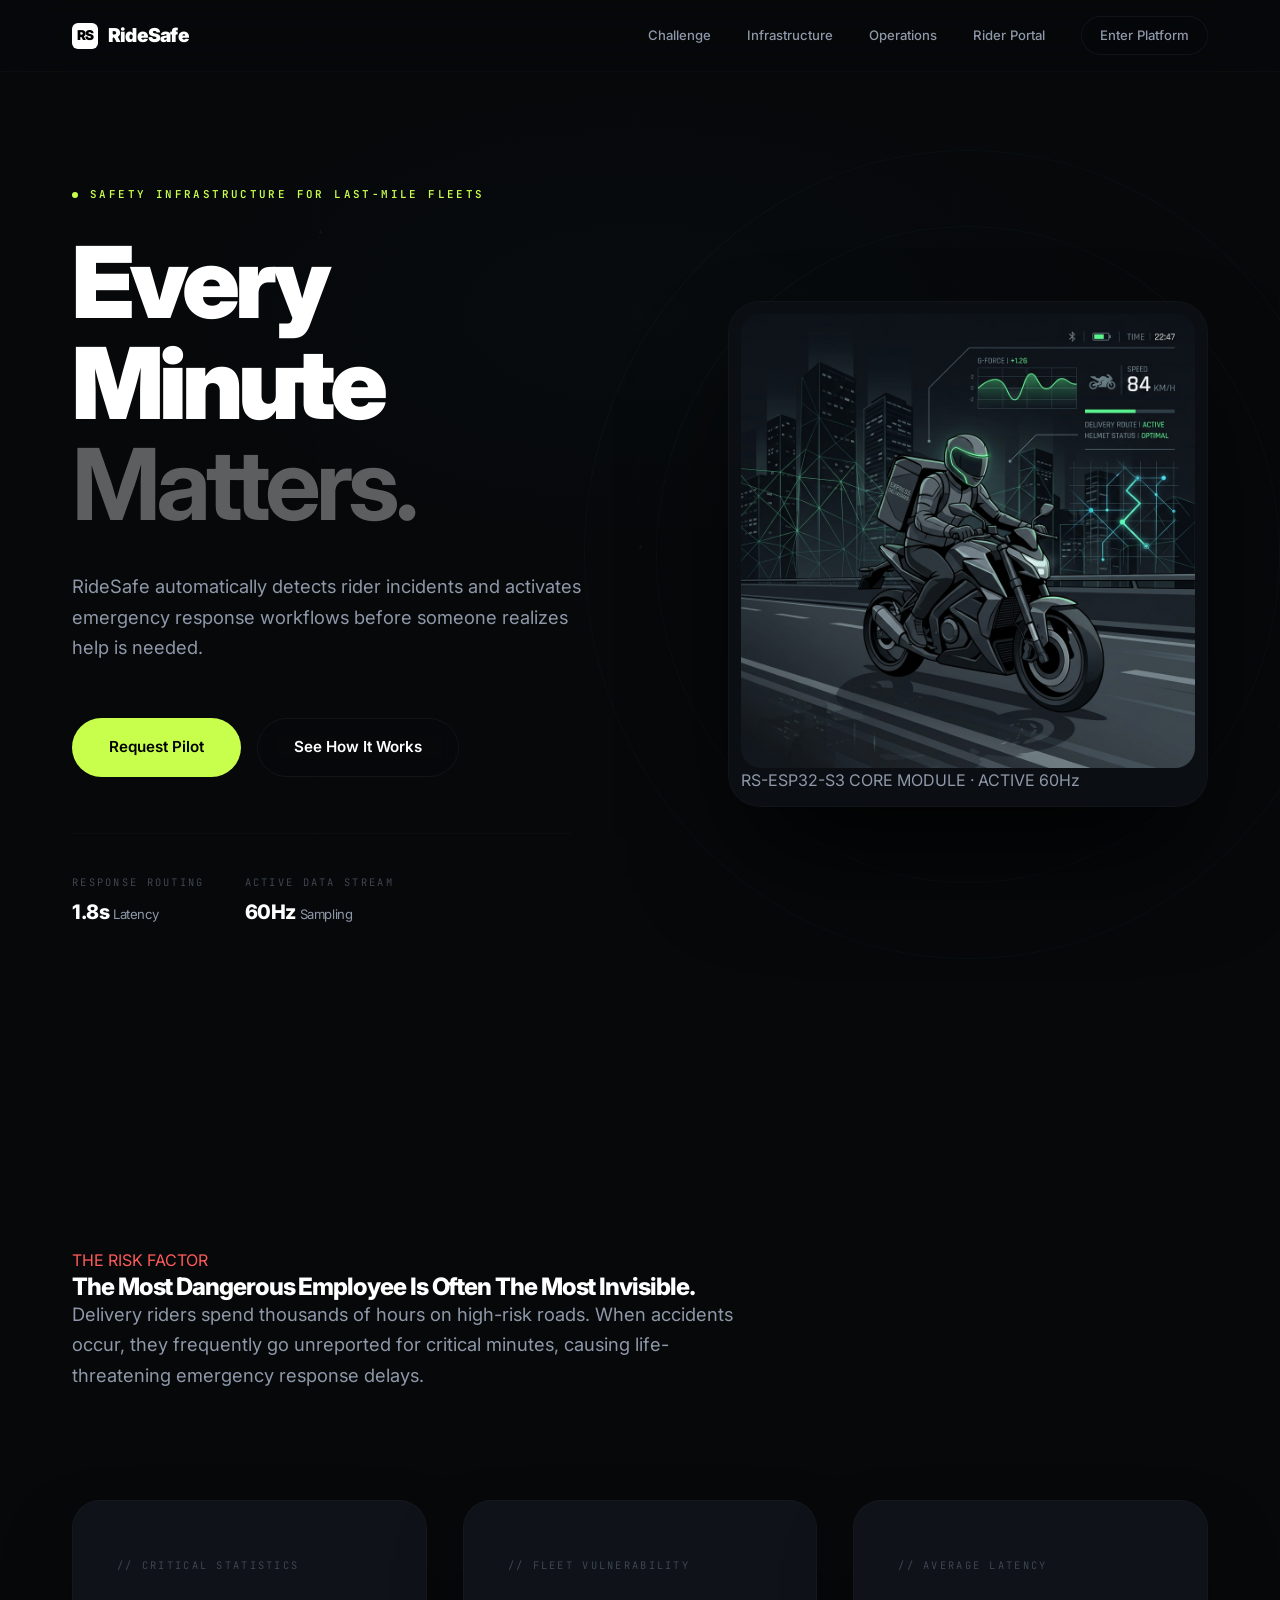
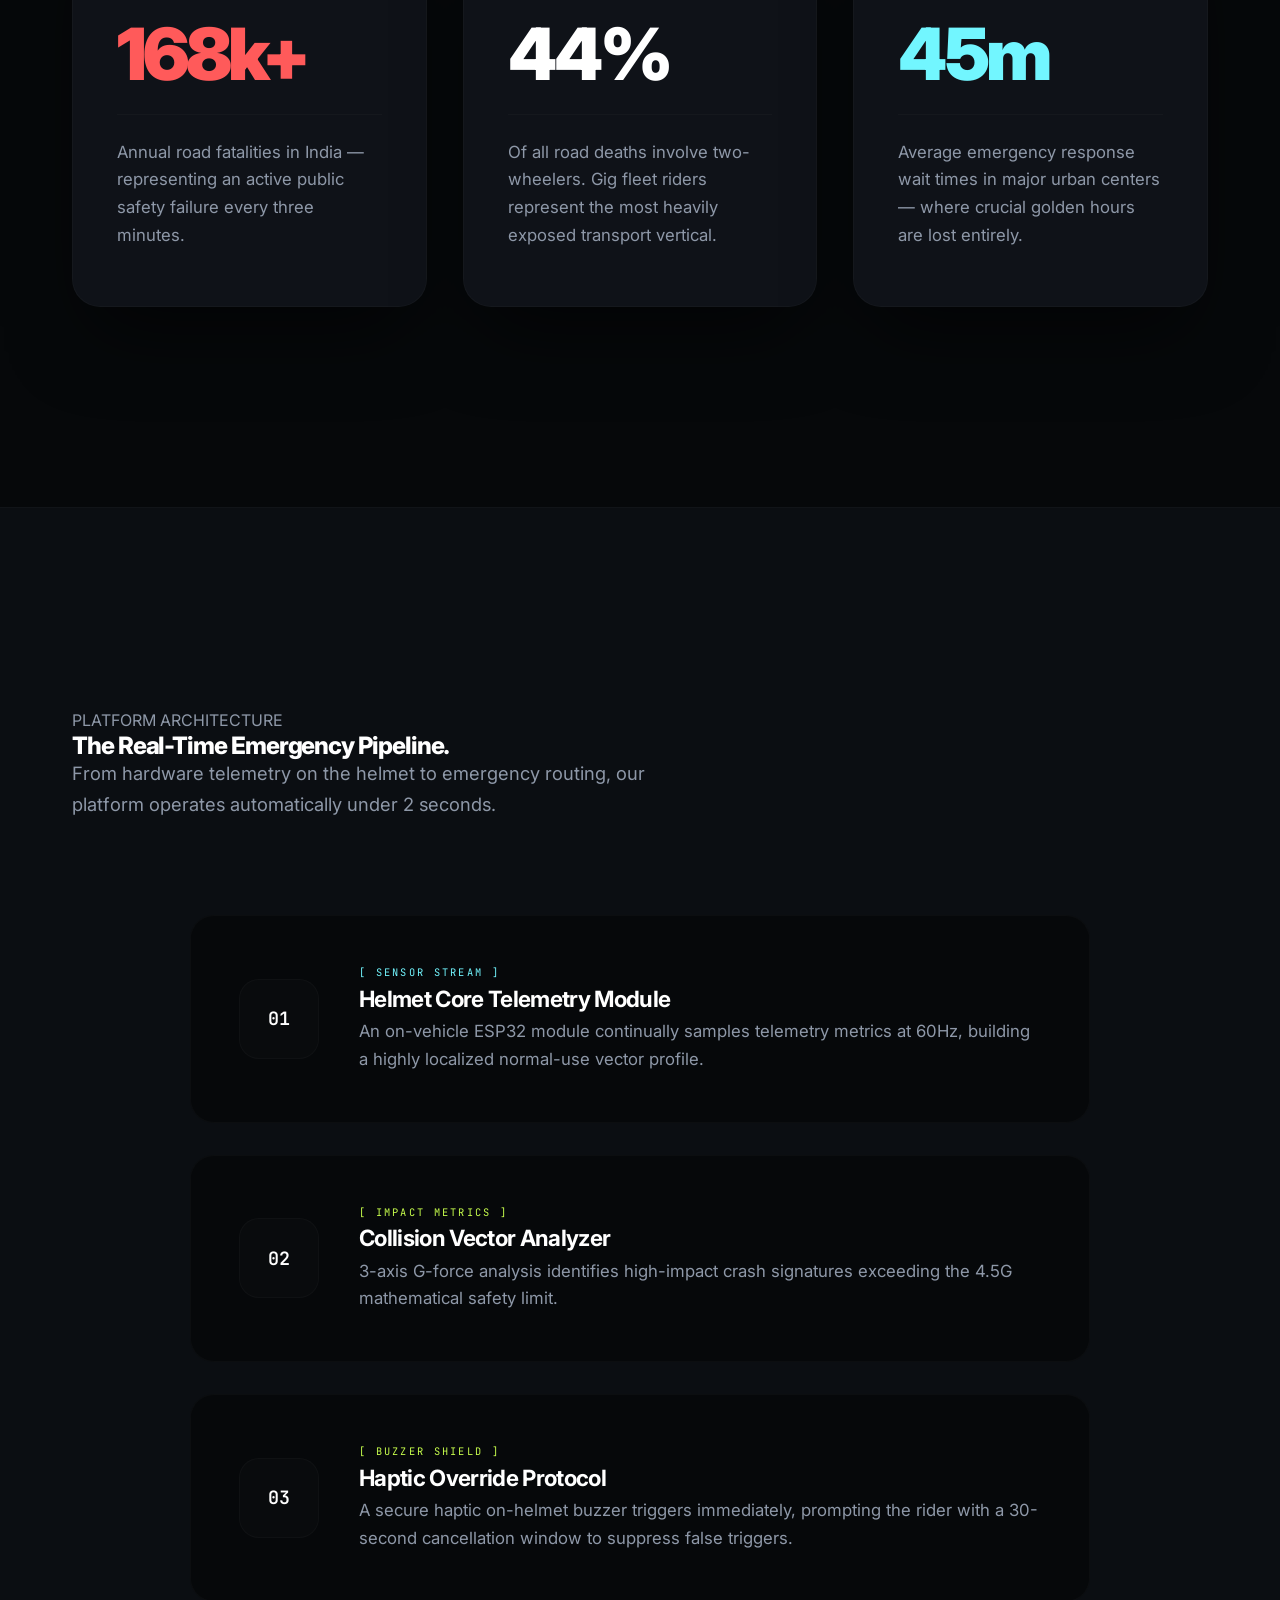
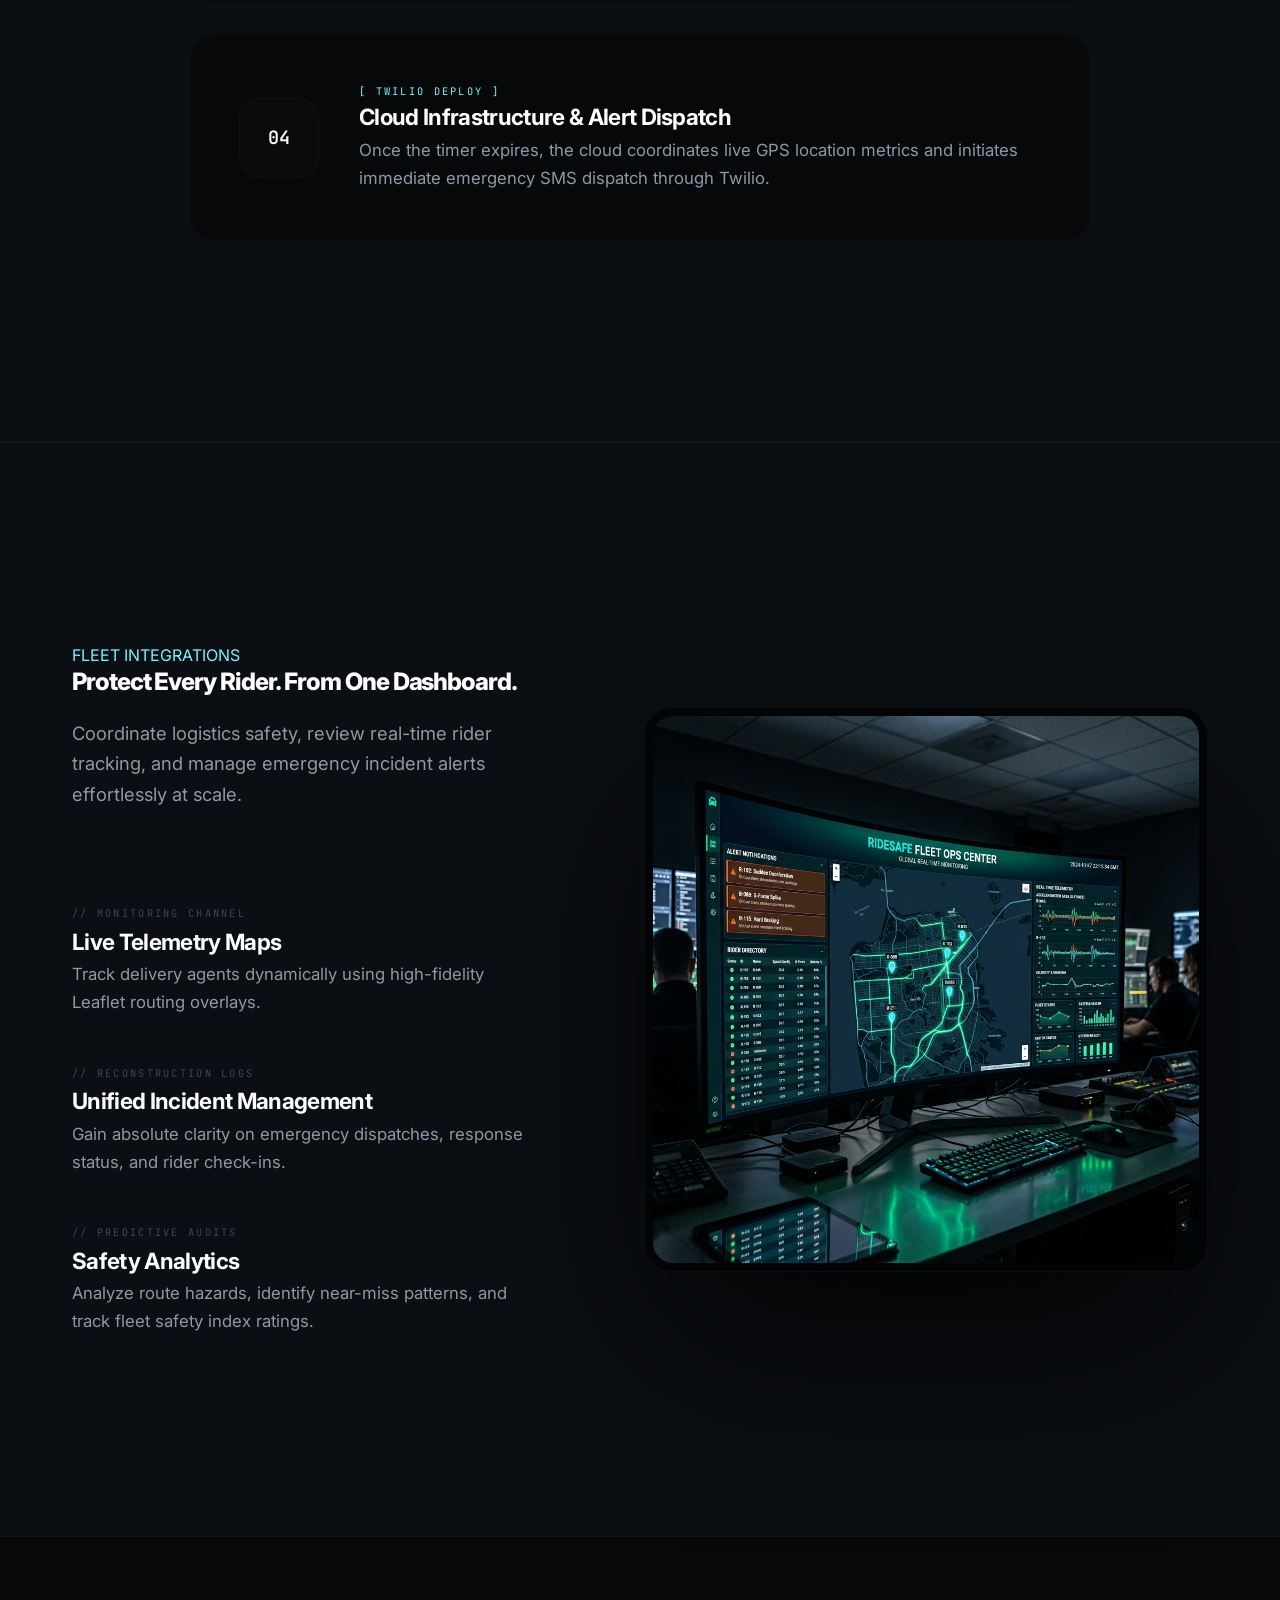
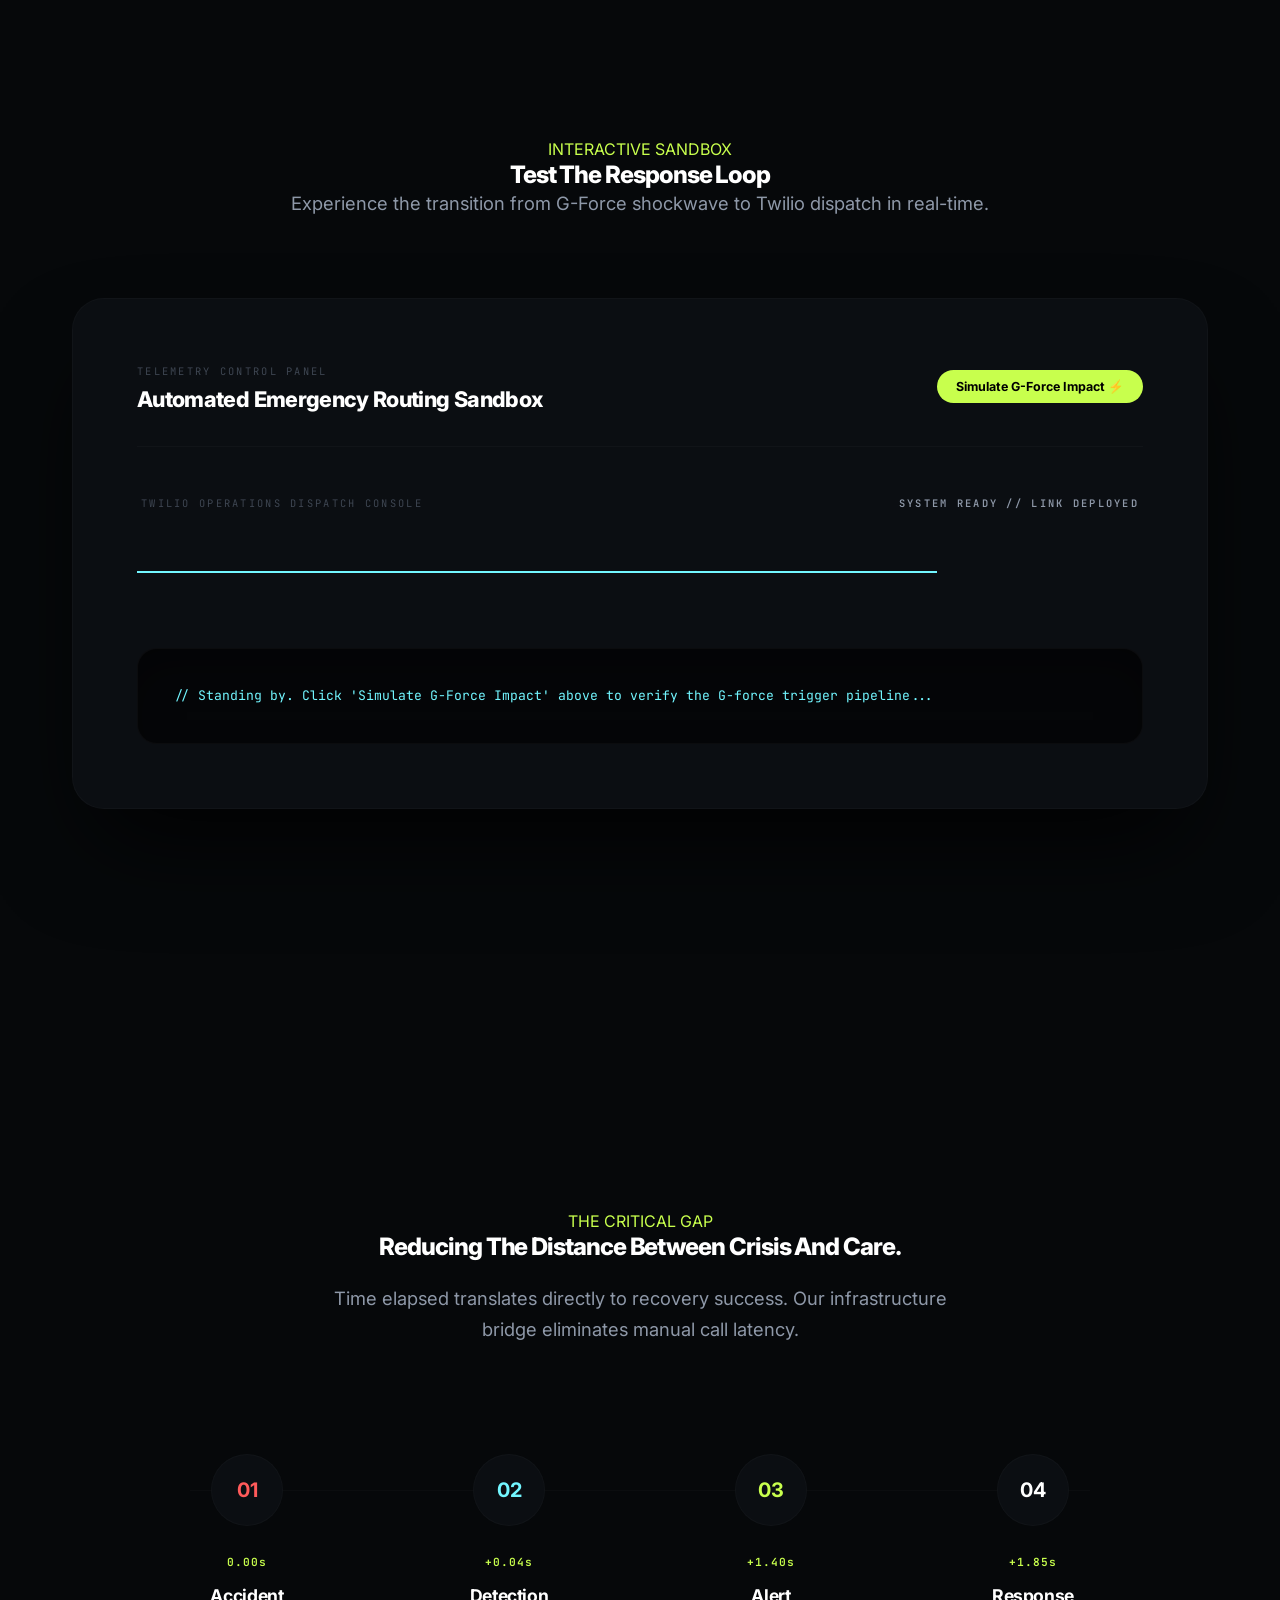
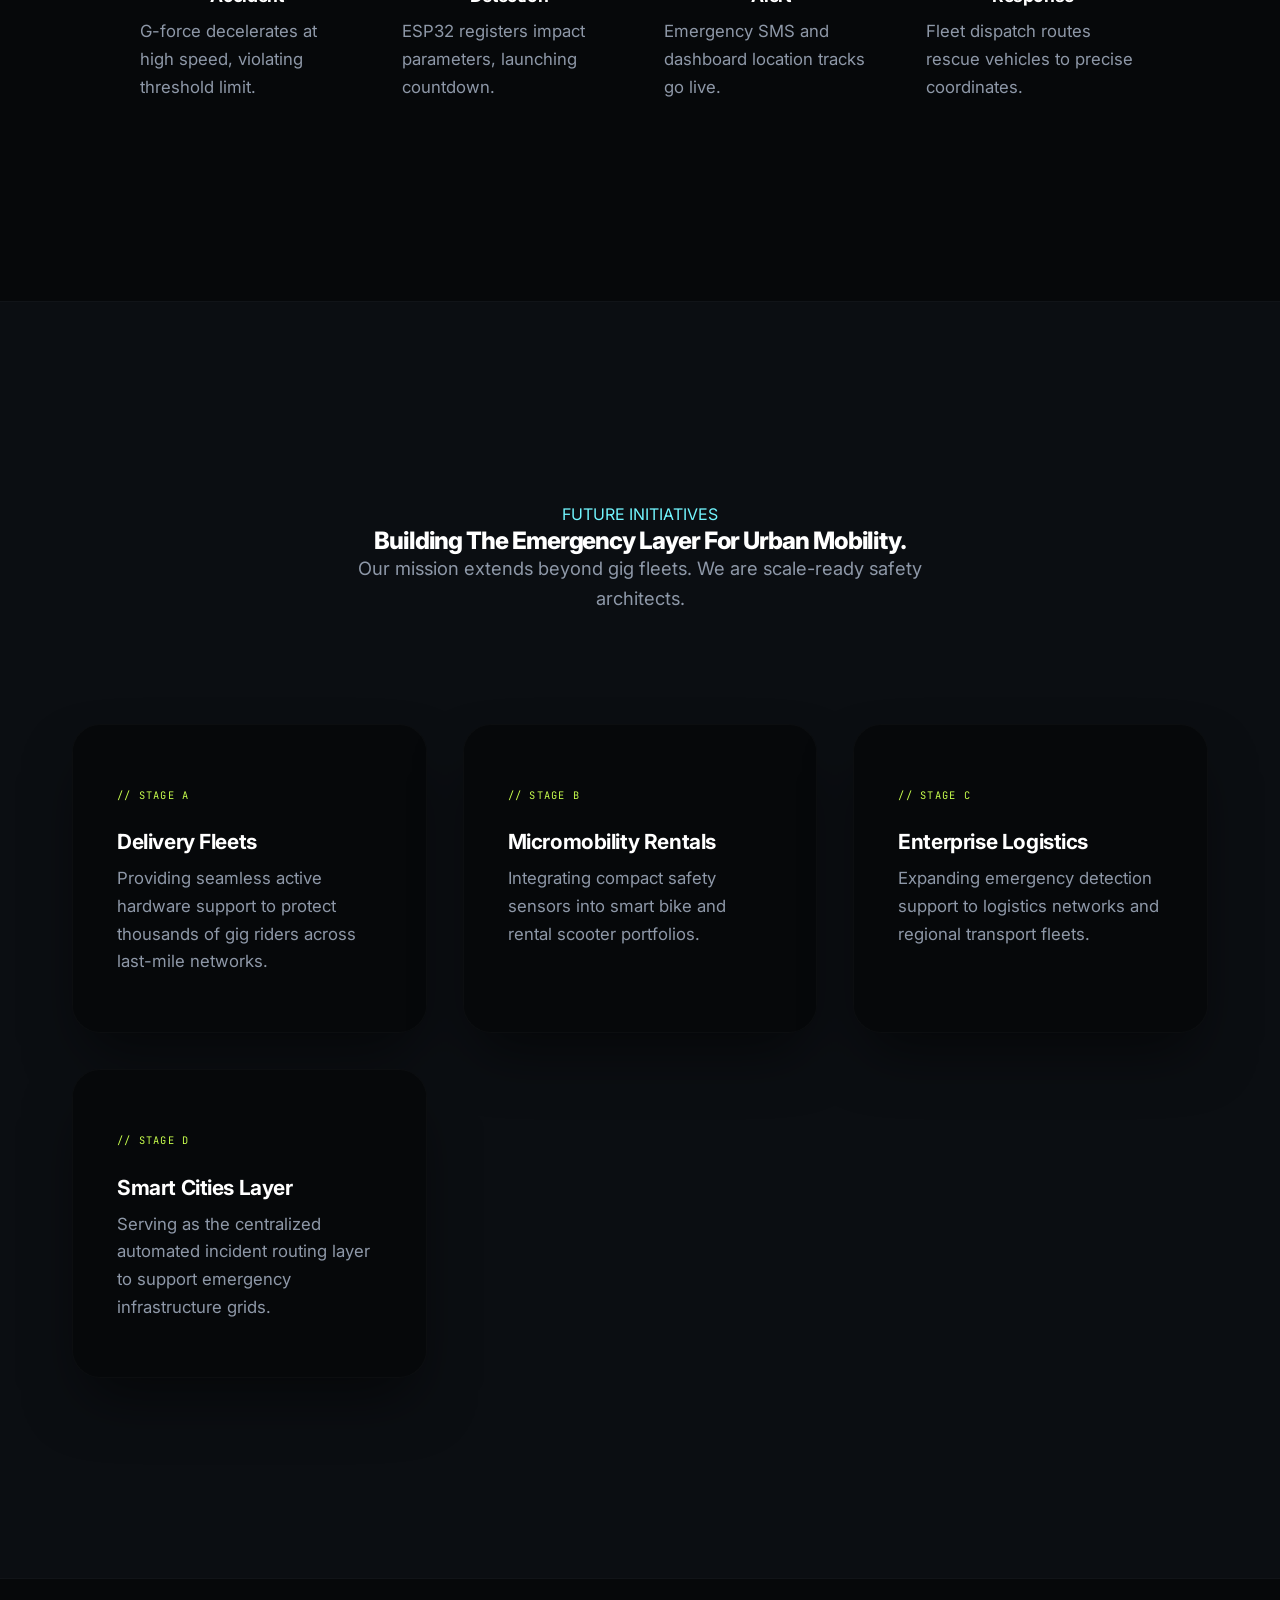
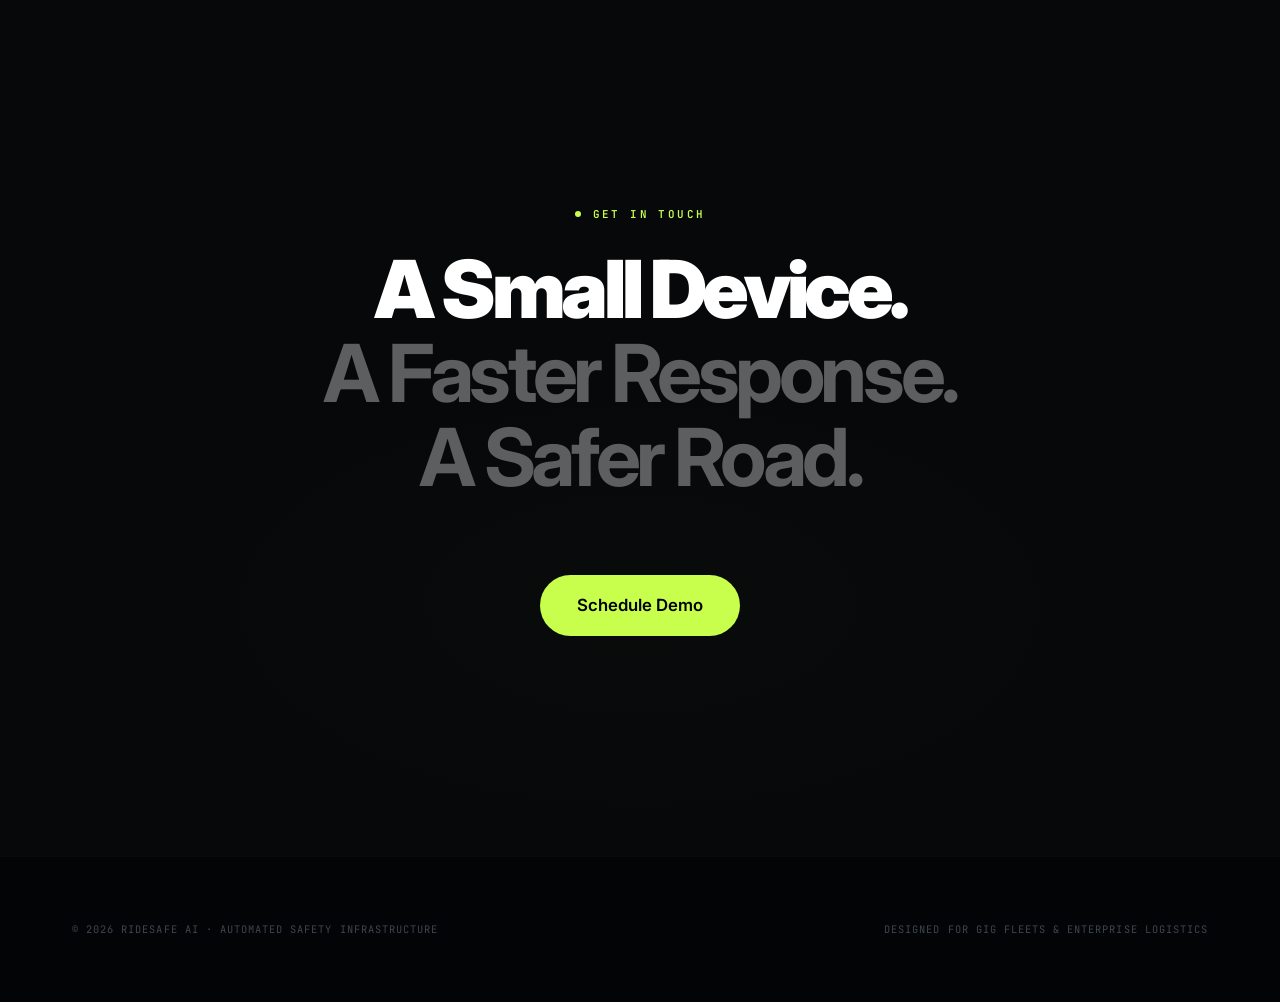
<file: index.html>
<!DOCTYPE html>
<html lang="en">
<head>
<meta charset="UTF-8">
<meta name="viewport" content="width=device-width, initial-scale=1.0">
<title>RideSafe — Safety Infrastructure Platform for Delivery Fleets</title>
<meta name="description" content="RideSafe is a safety infrastructure platform that automatically detects rider incidents and activates emergency response workflows before someone realizes help is needed.">
<link rel="stylesheet" href="css/landing.css">
</head>
<body class="landing-page">

<!-- BLUEPRINT BACKGROUND GRID SYSTEM -->
<div class="blueprint-grid-system">
  <div class="blueprint-col"></div>
  <div class="blueprint-col"></div>
  <div class="blueprint-col"></div>
  <div class="blueprint-col"></div>
</div>

<!-- NAVIGATION -->
<nav class="nav" id="nav">
  <div class="container" style="width: 100%; display: flex; justify-content: space-between; align-items: center; z-index: 100;">
    <a href="index.html" style="font-family: var(--font-sans); font-weight: 900; font-size: 1.2rem; letter-spacing: -0.04em; display: flex; align-items: center; gap: 10px; color: var(--text-bright); text-decoration: none;">
      <div style="background: var(--text-bright); color: #000000; width: 26px; height: 26px; border-radius: 6px; display: flex; align-items: center; justify-content: center; font-weight: 900; font-size: 0.85rem;">RS</div>
      <span>RideSafe</span>
    </a>
    <div style="display: flex; gap: 36px; align-items: center;">
      <a href="#problem" style="font-size: 0.82rem; color: var(--text-muted); font-weight: 500; font-family: var(--font-sans); text-decoration: none;">Challenge</a>
      <a href="#how-it-works" style="font-size: 0.82rem; color: var(--text-muted); font-weight: 500; font-family: var(--font-sans); text-decoration: none;">Infrastructure</a>
      <a href="#operators" style="font-size: 0.82rem; color: var(--text-muted); font-weight: 500; font-family: var(--font-sans); text-decoration: none;">Operations</a>
      <a href="rider.html" style="font-size: 0.82rem; color: var(--text-muted); font-weight: 500; font-family: var(--font-sans); text-decoration: none;">Rider Portal</a>
      <a href="login.html" class="btn btn-outline-titanium btn-sm">Enter Platform</a>
    </div>
  </div>
</nav>

<!-- ════════════════════════════════════════════════
     SECTION 1: HERO
     ════════════════════════════════════════════════ -->
<section class="hero-god" id="hero">
  <div class="hero-god-glow"></div>
  <div class="container" style="display: flex; align-items: center; justify-content: space-between; gap: 80px; width: 100%; flex-wrap: wrap; position: relative; z-index: 10;">
    
    <!-- Hero Copy -->
    <div style="flex: 1; min-width: 320px;">
      <div class="hero-tagline">Safety Infrastructure for Last-Mile Fleets</div>
      <h1 class="hero-title-god">
        Every Minute<span>Matters.</span>
      </h1>
      <p class="hero-desc-god">
        RideSafe automatically detects rider incidents and activates emergency response workflows before someone realizes help is needed.
      </p>
      <div style="display: flex; gap: 16px;">
        <a href="login.html" class="btn btn-lime btn-lg">
          Request Pilot
        </a>
        <a href="#how-it-works" class="btn btn-outline-titanium btn-lg">
          See How It Works
        </a>
      </div>

      <!-- Live telemetry stats overlay -->
      <div style="display: flex; gap: 40px; margin-top: 56px; border-top: 1px solid var(--border-light); padding-top: 40px; max-width: 500px;">
        <div>
          <div class="text-mono" style="margin-bottom: 6px;">RESPONSE ROUTING</div>
          <div style="font-family: var(--font-sans); font-weight: 800; font-size: 1.25rem; color: var(--text-bright); letter-spacing: -0.02em;">1.8s <span style="font-size: 0.82rem; color: var(--text-muted); font-weight: 400;">Latency</span></div>
        </div>
        <div>
          <div class="text-mono" style="margin-bottom: 6px;">ACTIVE DATA STREAM</div>
          <div style="font-family: var(--font-sans); font-weight: 800; font-size: 1.25rem; color: var(--text-bright); letter-spacing: -0.02em;">60Hz <span style="font-size: 0.82rem; color: var(--text-muted); font-weight: 400;">Sampling</span></div>
        </div>
      </div>
    </div>

    <!-- 3D Device Render -->
    <div class="device-container-hero">
      <div class="device-telemetry-ring r1"></div>
      <div class="device-telemetry-ring r2"></div>
      <div class="hero-image-frame">
        <img src="images/ridesafe_telemetry_hero.png" alt="RideSafe Delivery Telemetry HUD illustration showing a delivery rider with G-force monitoring" />
        <div class="device-footer">
          RS-ESP32-S3 CORE MODULE · ACTIVE 60Hz
        </div>
      </div>
    </div>

  </div>
</section>

<!-- ════════════════════════════════════════════════
     SECTION 2: THE PROBLEM
     ════════════════════════════════════════════════ -->
<section class="problem-section" id="problem">
  <div class="container">
    <div class="problem-header reveal">
      <div class="section-tagline" style="color: var(--color-danger);">THE RISK FACTOR</div>
      <h2 class="section-title">The Most Dangerous Employee Is Often The Most Invisible.</h2>
      <p style="font-size: 1.15rem; color: var(--text-muted); max-width: 680px; line-height: 1.65;">
        Delivery riders spend thousands of hours on high-risk roads. When accidents occur, they frequently go unreported for critical minutes, causing life-threatening emergency response delays.
      </p>
    </div>

    <div class="problem-stats-grid">
      <div class="premium-card reveal">
        <div class="stat-header">
          <div class="text-mono">// CRITICAL STATISTICS</div>
        </div>
        <div class="stat-number" style="color: var(--color-danger);">168k+</div>
        <div style="height: 1px; background: var(--border-light); margin: 24px 0;"></div>
        <p class="stat-description">Annual road fatalities in India — representing an active public safety failure every three minutes.</p>
      </div>

      <div class="premium-card reveal">
        <div class="stat-header">
          <div class="text-mono">// FLEET VULNERABILITY</div>
        </div>
        <div class="stat-number">44%</div>
        <div style="height: 1px; background: var(--border-light); margin: 24px 0;"></div>
        <p class="stat-description">Of all road deaths involve two-wheelers. Gig fleet riders represent the most heavily exposed transport vertical.</p>
      </div>

      <div class="premium-card reveal">
        <div class="stat-header">
          <div class="text-mono">// AVERAGE LATENCY</div>
        </div>
        <div class="stat-number" style="color: var(--accent-cyan);">45m</div>
        <div style="height: 1px; background: var(--border-light); margin: 24px 0;"></div>
        <p class="stat-description">Average emergency response wait times in major urban centers — where crucial golden hours are lost entirely.</p>
      </div>
    </div>
  </div>
</section>

<!-- ════════════════════════════════════════════════
     SECTION 3: HOW RIDESAFE WORKS
     ════════════════════════════════════════════════ -->
<section class="timeline-section" id="how-it-works">
  <div class="container">
    <div style="max-width: 780px;" class="reveal">
      <div class="section-tagline">PLATFORM ARCHITECTURE</div>
      <h2 class="section-title">The Real-Time Emergency Pipeline.</h2>
      <p style="font-size: 1.15rem; color: var(--text-muted); line-height: 1.65; max-width: 620px;">
        From hardware telemetry on the helmet to emergency routing, our platform operates automatically under 2 seconds.
      </p>
    </div>

    <div class="timeline-flow-container">
      <!-- Step 1 -->
      <div class="flow-step-card reveal">
        <div class="flow-step-num">01</div>
        <div class="flow-step-content">
          <div class="text-mono" style="color: var(--accent-cyan); margin-bottom: 6px;">[ SENSOR STREAM ]</div>
          <h3>Helmet Core Telemetry Module</h3>
          <p>An on-vehicle ESP32 module continually samples telemetry metrics at 60Hz, building a highly localized normal-use vector profile.</p>
        </div>
      </div>

      <!-- Step 2 -->
      <div class="flow-step-card reveal">
        <div class="flow-step-num">02</div>
        <div class="flow-step-content">
          <div class="text-mono" style="color: var(--accent-lime); margin-bottom: 6px;">[ IMPACT METRICS ]</div>
          <h3>Collision Vector Analyzer</h3>
          <p>3-axis G-force analysis identifies high-impact crash signatures exceeding the 4.5G mathematical safety limit.</p>
        </div>
      </div>

      <!-- Step 3 -->
      <div class="flow-step-card reveal">
        <div class="flow-step-num">03</div>
        <div class="flow-step-content">
          <div class="text-mono" style="color: var(--accent-lime); margin-bottom: 6px;">[ BUZZER SHIELD ]</div>
          <h3>Haptic Override Protocol</h3>
          <p>A secure haptic on-helmet buzzer triggers immediately, prompting the rider with a 30-second cancellation window to suppress false triggers.</p>
        </div>
      </div>

      <!-- Step 4 -->
      <div class="flow-step-card reveal">
        <div class="flow-step-num">04</div>
        <div class="flow-step-content">
          <div class="text-mono" style="color: var(--accent-cyan); margin-bottom: 6px;">[ TWILIO DEPLOY ]</div>
          <h3>Cloud Infrastructure & Alert Dispatch</h3>
          <p>Once the timer expires, the cloud coordinates live GPS location metrics and initiates immediate emergency SMS dispatch through Twilio.</p>
        </div>
      </div>
    </div>
  </div>
</section>

<!-- ════════════════════════════════════════════════
     SECTION 5: FOR FLEET OPERATORS
     ════════════════════════════════════════════════ -->
<section class="fleet-section" id="operators">
  <div class="container">
    <div class="fleet-grid">
      
      <div class="fleet-features">
        <div class="reveal">
          <div class="section-tagline" style="color: var(--accent-cyan);">FLEET INTEGRATIONS</div>
          <h2 class="section-title" style="margin-bottom: 24px;">Protect Every Rider. From One Dashboard.</h2>
          <p style="font-size: 1.15rem; color: var(--text-muted); margin-bottom: 48px;">
            Coordinate logistics safety, review real-time rider tracking, and manage emergency incident alerts effortlessly at scale.
          </p>
        </div>

        <div class="fleet-feature-item reveal">
          <div class="text-mono" style="margin-bottom: 8px;">// MONITORING CHANNEL</div>
          <h3>Live Telemetry Maps</h3>
          <p>Track delivery agents dynamically using high-fidelity Leaflet routing overlays.</p>
        </div>

        <div class="fleet-feature-item reveal">
          <div class="text-mono" style="margin-bottom: 8px;">// RECONSTRUCTION LOGS</div>
          <h3>Unified Incident Management</h3>
          <p>Gain absolute clarity on emergency dispatches, response status, and rider check-ins.</p>
        </div>

        <div class="fleet-feature-item reveal">
          <div class="text-mono" style="margin-bottom: 8px;">// PREDICTIVE AUDITS</div>
          <h3>Safety Analytics</h3>
          <p>Analyze route hazards, identify near-miss patterns, and track fleet safety index ratings.</p>
        </div>
      </div>

      <div class="fleet-dashboard-frame reveal">
        <img src="images/fleet_dashboard_monitor.png" alt="RideSafe fleet operations center dashboard showing live map and telemetry data" />
      </div>

    </div>
  </div>
</section>

<!-- ════════════════════════════════════════════════
     INTERACTIVE SHOCKWAVE SANDBOX WIDGET
     ════════════════════════════════════════════════ -->
<section class="cockpit-section" id="simulator">
  <div class="container">
    <div style="text-align: center; max-width: 780px; margin: 0 auto 80px;" class="reveal">
      <div class="section-tagline" style="color: var(--accent-lime);">INTERACTIVE SANDBOX</div>
      <h2 class="section-title">Test The Response Loop</h2>
      <p style="font-size: 1.15rem; color: var(--text-muted);">
        Experience the transition from G-Force shockwave to Twilio dispatch in real-time.
      </p>
    </div>

    <div class="cockpit-widget reveal">
      <div class="cockpit-header">
        <div>
          <div class="text-mono" style="color: var(--text-dim); margin-bottom: 8px;">TELEMETRY CONTROL PANEL</div>
          <h3 style="font-family: var(--font-sans); font-size: 1.35rem; font-weight: 800; color: var(--text-bright); margin: 0; letter-spacing: -0.03em;">Automated Emergency Routing Sandbox</h3>
        </div>
        <button class="btn btn-lime btn-sm" onclick="triggerSimulatedImpact()" style="font-weight: 700; font-family: var(--font-sans);">
          Simulate G-Force Impact ⚡
        </button>
      </div>

      <div class="cockpit-grid">
        <div style="display: flex; flex-direction: column; gap: 12px;">
          <div class="text-mono" style="color: var(--text-dim); display: flex; justify-content: space-between; align-items: center; padding: 0 4px; margin-bottom: 8px;">
            <span>Twilio Operations Dispatch Console</span>
            <span style="color: var(--text-muted); font-weight: 600;" id="sim-status">SYSTEM READY // LINK DEPLOYED</span>
          </div>
          
          <!-- SOPHISTICATED SVG WAVEFORM COMPONENT -->
          <svg class="waveform-svg" viewBox="0 0 800 80 animate">
            <path class="waveform-path" id="simWaveform" d="M 0,40 L 100,40 L 200,40 L 300,40 L 400,40 L 500,40 L 600,40 L 700,40 L 800,40" />
          </svg>

          <div class="cockpit-terminal" id="cockpitTerminal">// Standing by. Click 'Simulate G-Force Impact' above to verify the G-force trigger pipeline...</div>
        </div>
      </div>
    </div>
  </div>
</section>

<!-- ════════════════════════════════════════════════
     SECTION 6: WHY IT MATTERS (EMOTIONAL TIMELINE)
     ════════════════════════════════════════════════ -->
<section class="why-matters-section">
  <div class="container">
    <div class="reveal" style="text-align: center;">
      <div class="section-tagline" style="color: var(--accent-lime);">THE CRITICAL GAP</div>
      <h2 class="section-title" style="max-width: 800px; margin: 0 auto 24px;">Reducing The Distance Between Crisis And Care.</h2>
      <p style="font-size: 1.15rem; color: var(--text-muted); max-width: 620px; margin: 0 auto;">
        Time elapsed translates directly to recovery success. Our infrastructure bridge eliminates manual call latency.
      </p>
    </div>

    <div class="matters-timeline">
      <!-- Node 1 -->
      <div class="matters-node reveal">
        <div class="node-icon-box" style="font-size: 1.25rem; font-weight: 700; color: var(--color-danger);">01</div>
        <div class="node-time">0.00s</div>
        <div class="node-label">Accident</div>
        <p class="node-desc">G-force decelerates at high speed, violating threshold limit.</p>
      </div>

      <!-- Node 2 -->
      <div class="matters-node reveal">
        <div class="node-icon-box" style="font-size: 1.25rem; font-weight: 700; color: var(--accent-cyan);">02</div>
        <div class="node-time">+0.04s</div>
        <div class="node-label">Detection</div>
        <p class="node-desc">ESP32 registers impact parameters, launching countdown.</p>
      </div>

      <!-- Node 3 -->
      <div class="matters-node reveal">
        <div class="node-icon-box" style="font-size: 1.25rem; font-weight: 700; color: var(--accent-lime);">03</div>
        <div class="node-time">+1.40s</div>
        <div class="node-label">Alert</div>
        <p class="node-desc">Emergency SMS and dashboard location tracks go live.</p>
      </div>

      <!-- Node 4 -->
      <div class="matters-node reveal">
        <div class="node-icon-box" style="font-size: 1.25rem; font-weight: 700; color: var(--text-bright);">04</div>
        <div class="node-time">+1.85s</div>
        <div class="node-label">Response</div>
        <p class="node-desc">Fleet dispatch routes rescue vehicles to precise coordinates.</p>
      </div>
    </div>
  </div>
</section>

<!-- ════════════════════════════════════════════════
     SECTION 7: FUTURE VISION
     ════════════════════════════════════════════════ -->
<section class="vision-section">
  <div class="container">
    <div style="text-align: center; max-width: 800px; margin: 0 auto;" class="reveal">
      <div class="section-tagline" style="color: var(--accent-cyan);">FUTURE INITIATIVES</div>
      <h2 class="section-title">Building The Emergency Layer For Urban Mobility.</h2>
      <p style="font-size: 1.15rem; color: var(--text-muted); max-width: 600px; margin-left: auto; margin-right: auto;">
        Our mission extends beyond gig fleets. We are scale-ready safety architects.
      </p>
    </div>

    <div class="vision-grid">
      <div class="vision-card reveal">
        <span class="vision-icon-tag">// STAGE A</span>
        <h3>Delivery Fleets</h3>
        <p>Providing seamless active hardware support to protect thousands of gig riders across last-mile networks.</p>
      </div>

      <div class="vision-card reveal">
        <span class="vision-icon-tag">// STAGE B</span>
        <h3>Micromobility Rentals</h3>
        <p>Integrating compact safety sensors into smart bike and rental scooter portfolios.</p>
      </div>

      <div class="vision-card reveal">
        <span class="vision-icon-tag">// STAGE C</span>
        <h3>Enterprise Logistics</h3>
        <p>Expanding emergency detection support to logistics networks and regional transport fleets.</p>
      </div>

      <div class="vision-card reveal">
        <span class="vision-icon-tag">// STAGE D</span>
        <h3>Smart Cities Layer</h3>
        <p>Serving as the centralized automated incident routing layer to support emergency infrastructure grids.</p>
      </div>
    </div>
  </div>
</section>

<!-- ════════════════════════════════════════════════
     SECTION 8: FINAL CTA
     ════════════════════════════════════════════════ -->
<section class="final-cta-section">
  <div class="final-cta-glow"></div>
  <div class="container reveal">
    <div class="hero-tagline" style="color: var(--accent-lime); margin-bottom: 24px;">GET IN TOUCH</div>
    <h2 class="final-cta-headline">
      A Small Device.<span>A Faster Response.</span><span>A Safer Road.</span>
    </h2>
    <a href="login.html" class="btn btn-lime btn-lg" style="margin-top: 20px; font-size: 1.05rem;">
      Schedule Demo
    </a>
  </div>
</section>

<!-- ════════════════════════════════════════════════
     FOOTER
     ════════════════════════════════════════════════ -->
<footer class="landing-footer">
  <div class="container footer-inner">
    <span class="footer-text">© 2026 RIDESAFE AI · AUTOMATED SAFETY INFRASTRUCTURE</span>
    <span class="footer-text">DESIGNED FOR GIG FLEETS & ENTERPRISE LOGISTICS</span>
  </div>
</footer>

<!-- ════════════════════════════════════════════════
     SCRIPTS
     ════════════════════════════════════════════════ -->
<script>
// ── APPLE-STYLE HOVER SPOTLIGHT TRACKER ────────────────────────────
function initCardHoverSpotlight() {
  const cards = document.querySelectorAll('.premium-card, .flow-step-card, .vision-card, .cockpit-widget');
  cards.forEach(card => {
    card.addEventListener('mousemove', (e) => {
      const rect = card.getBoundingClientRect();
      const x = e.clientX - rect.left;
      const y = e.clientY - rect.top;
      card.style.setProperty('--hover-x', `${x}px`);
      card.style.setProperty('--hover-y', `${y}px`);
    });
  });
}
window.addEventListener('DOMContentLoaded', initCardHoverSpotlight);

// ── COCKPIT SYNTH BUZZER SOUND & SHAKE ──────────────────────────────
function playCockpitChime() {
  try {
    const AudioContext = window.AudioContext || window.webkitAudioContext;
    if (!AudioContext) return;
    const ctx = new AudioContext();
    const now = ctx.currentTime;

    const osc = ctx.createOscillator();
    const gain = ctx.createGain();

    osc.type = 'sawtooth';
    osc.frequency.setValueAtTime(140, now);
    osc.frequency.linearRampToValueAtTime(340, now + 0.1);
    osc.frequency.linearRampToValueAtTime(220, now + 0.25);

    gain.gain.setValueAtTime(0.08, now);
    gain.gain.exponentialRampToValueAtTime(0.001, now + 0.45);

    osc.connect(gain);
    gain.connect(ctx.destination);

    osc.start(now);
    osc.stop(now + 0.5);
  } catch (e) {
    console.warn("Synth chime block:", e);
  }
}

// ── SVG PATH MORPH SHOCKWAVE TRIGGER ────────────────────────────────
function triggerSimulatedImpact() {
  // 1. Shake Viewport
  document.body.classList.remove('viewport-shake');
  void document.body.offsetWidth;
  document.body.classList.add('viewport-shake');
  setTimeout(() => document.body.classList.remove('viewport-shake'), 400);

  // 2. Play alert buzzer sound
  playCockpitChime();

  const statusBadge = document.getElementById('sim-status');
  statusBadge.textContent = 'INCIDENT DETECTED // G-FORCE PEAK 4.85G';
  statusBadge.style.color = 'var(--color-danger)';

  // 3. SVG Path Animate-Morph to Spike Waveform
  const simWaveform = document.getElementById('simWaveform');
  if (simWaveform) {
    // stable baseline
    const baseline = "M 0,40 L 100,40 L 200,40 L 300,40 L 400,40 L 500,40 L 600,40 L 700,40 L 800,40";
    // sudden high-G vector spike
    const spike = "M 0,40 L 150,40 L 280,38 L 350,42 L 390,5 L 415,75 L 435,28 L 470,45 L 800,40";
    
    simWaveform.setAttribute('d', spike);
    simWaveform.style.stroke = 'var(--color-danger)';
    
    // Decay back to baseline wave after 1.8 seconds
    setTimeout(() => {
      simWaveform.setAttribute('d', baseline);
      simWaveform.style.stroke = 'var(--accent-cyan)';
      statusBadge.textContent = 'SYSTEM ACTIVE // MONITORING LINK';
      statusBadge.style.color = 'var(--text-muted)';
    }, 1800);
  }

  // 4. Output JSON response in simulated terminal
  const terminal = document.getElementById('cockpitTerminal');
  terminal.innerHTML = `<span style="color:var(--color-danger)">[ALERT] Critical threshold exceeded: high-G telemetry spike!</span>`;

  let lineIdx = 0;
  const logMessages = [
    `\n[16:15:36] INITIALIZING BUZZER COUNTDOWN: 30s remaining`,
    `\n[16:16:06] VERIFICATION COUNTDOWN EXPIRED - Active dispatch routed.`,
    `\n[16:16:06] TRANSMITTING TWILIO PROGRAMMABLE SMS:`,
    `\n  * Destination: Sunita Mehta (Emergency Contact) +91-98210XXXXX`,
    `\n  * Payload: ALERT: Rajan Mehta may have been involved in an accident near Gokulam, Mysore. GPS track: maps.google.com/?q=12.3243,76.6273`,
    `\n[16:16:07] TWILIO TRANSACTION CONFIRMED:`,
    `\n  {`,
    `\n    "dispatch_sid": "SM9a8b894121f",`,
    `\n    "status": "SMS_DISPATCHED",`,
    `\n    "recipient": "Sunita Mehta",`,
    `\n    "latency_ms": 312`,
    `\n  }`,
    `\n[16:16:07] OPERATIONS CENTER BROADCAST: Telemetry channel resolution status active.`
  ];

  function typeLog() {
    if (lineIdx < logMessages.length) {
      terminal.innerHTML += logMessages[lineIdx];
      terminal.scrollTop = terminal.scrollHeight;
      lineIdx++;
      setTimeout(typeLog, 120);
    }
  }

  setTimeout(typeLog, 300);
}

// ── SCROLL REVEAL INTERSECTION OBSERVER ─────────────────────────────
const revealOptions = { threshold: 0.08, rootMargin: '0px 0px -20px 0px' };
const revealObserver = new IntersectionObserver((entries) => {
  entries.forEach(entry => {
    if (entry.isIntersecting) {
      entry.target.classList.add('in-view');
    }
  });
}, revealOptions);

document.querySelectorAll('.reveal').forEach(el => {
  revealObserver.observe(el);
});

// ── SMOOTH SCROLL FOR NAV LINKS ─────────────────────────────────────
document.querySelectorAll('a[href^="#"]').forEach(anchor => {
  anchor.addEventListener('click', function(e) {
    const target = document.querySelector(this.getAttribute('href'));
    if (target) {
      e.preventDefault();
      target.scrollIntoView({ behavior: 'smooth', block: 'start' });
    }
  });
});

// ── NAV BACKGROUND ON SCROLL ────────────────────────────────────────
const nav = document.getElementById('nav');
window.addEventListener('scroll', () => {
  if (nav) {
    if (window.scrollY > 40) {
      nav.style.background = 'rgba(6, 8, 10, 0.95)';
    } else {
      nav.style.background = 'rgba(6, 8, 10, 0.8)';
    }
  }
});
</script>
</body>
</html>
</file>
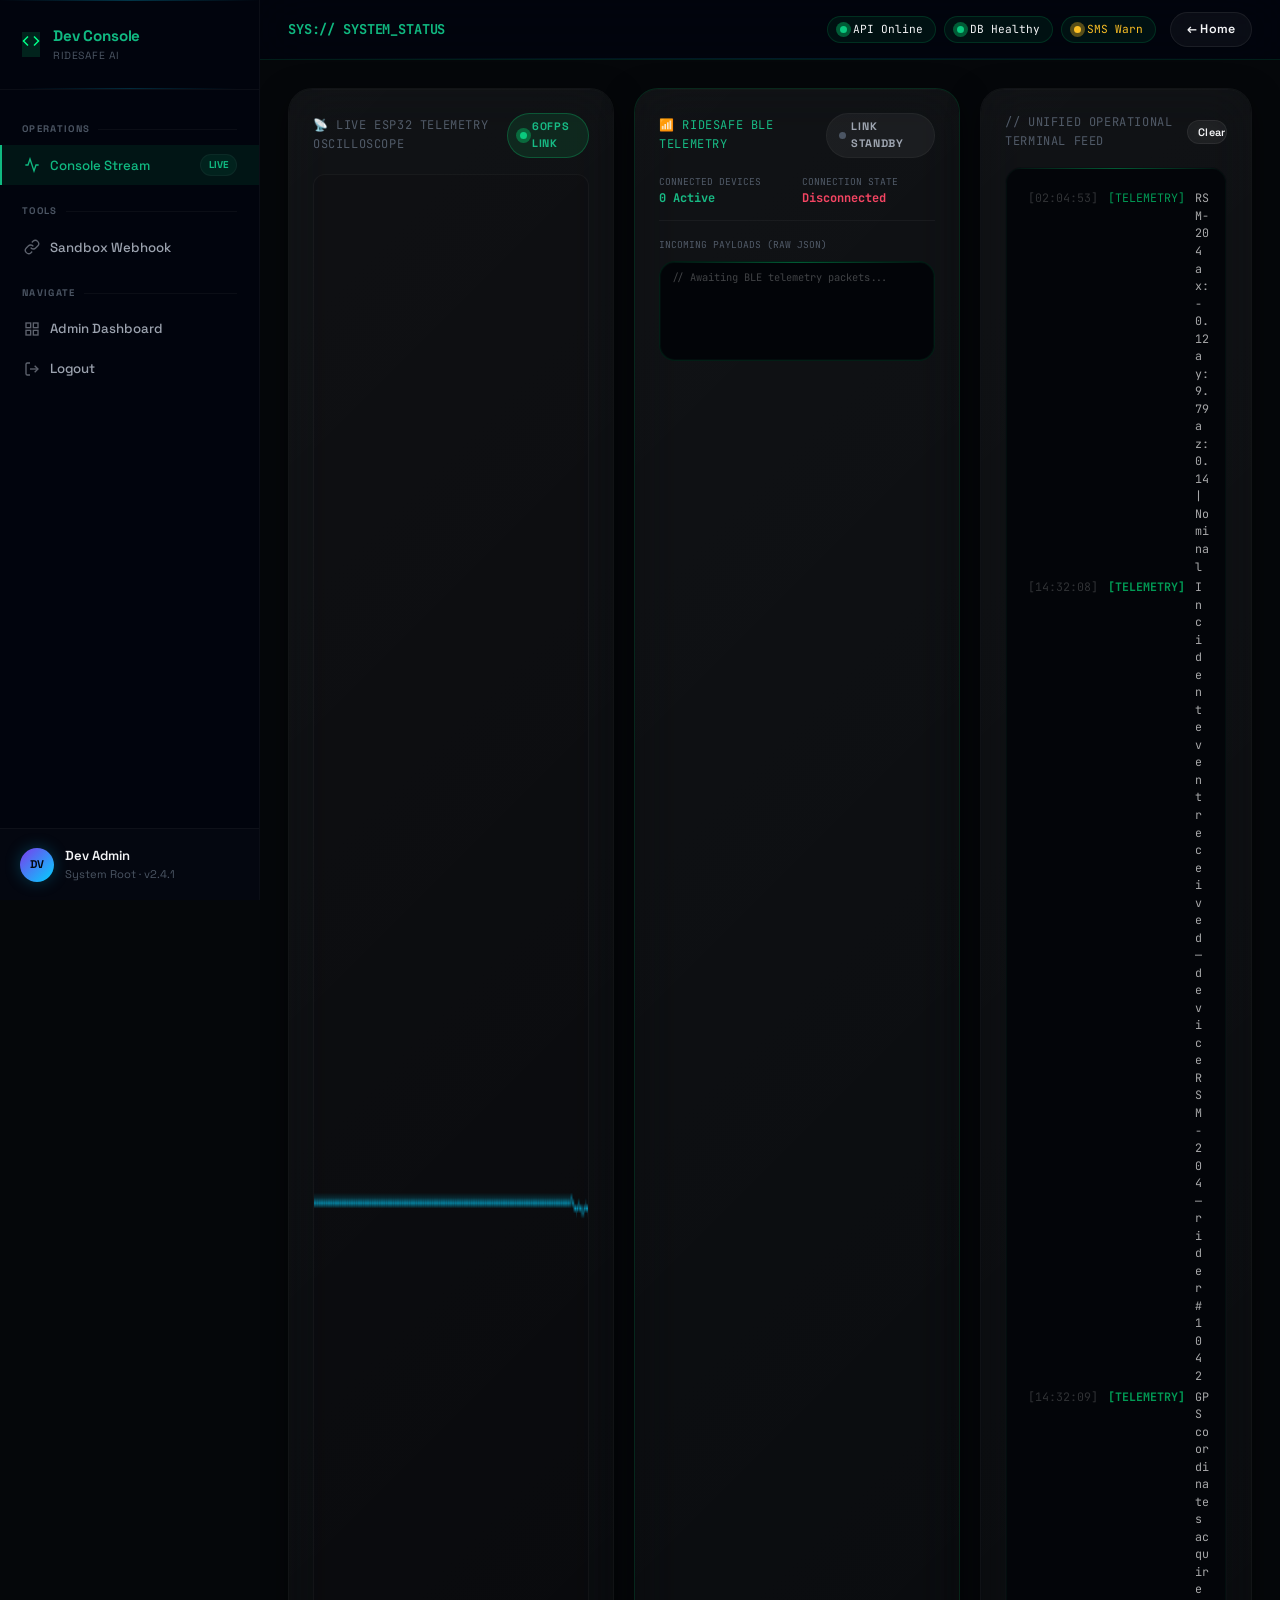
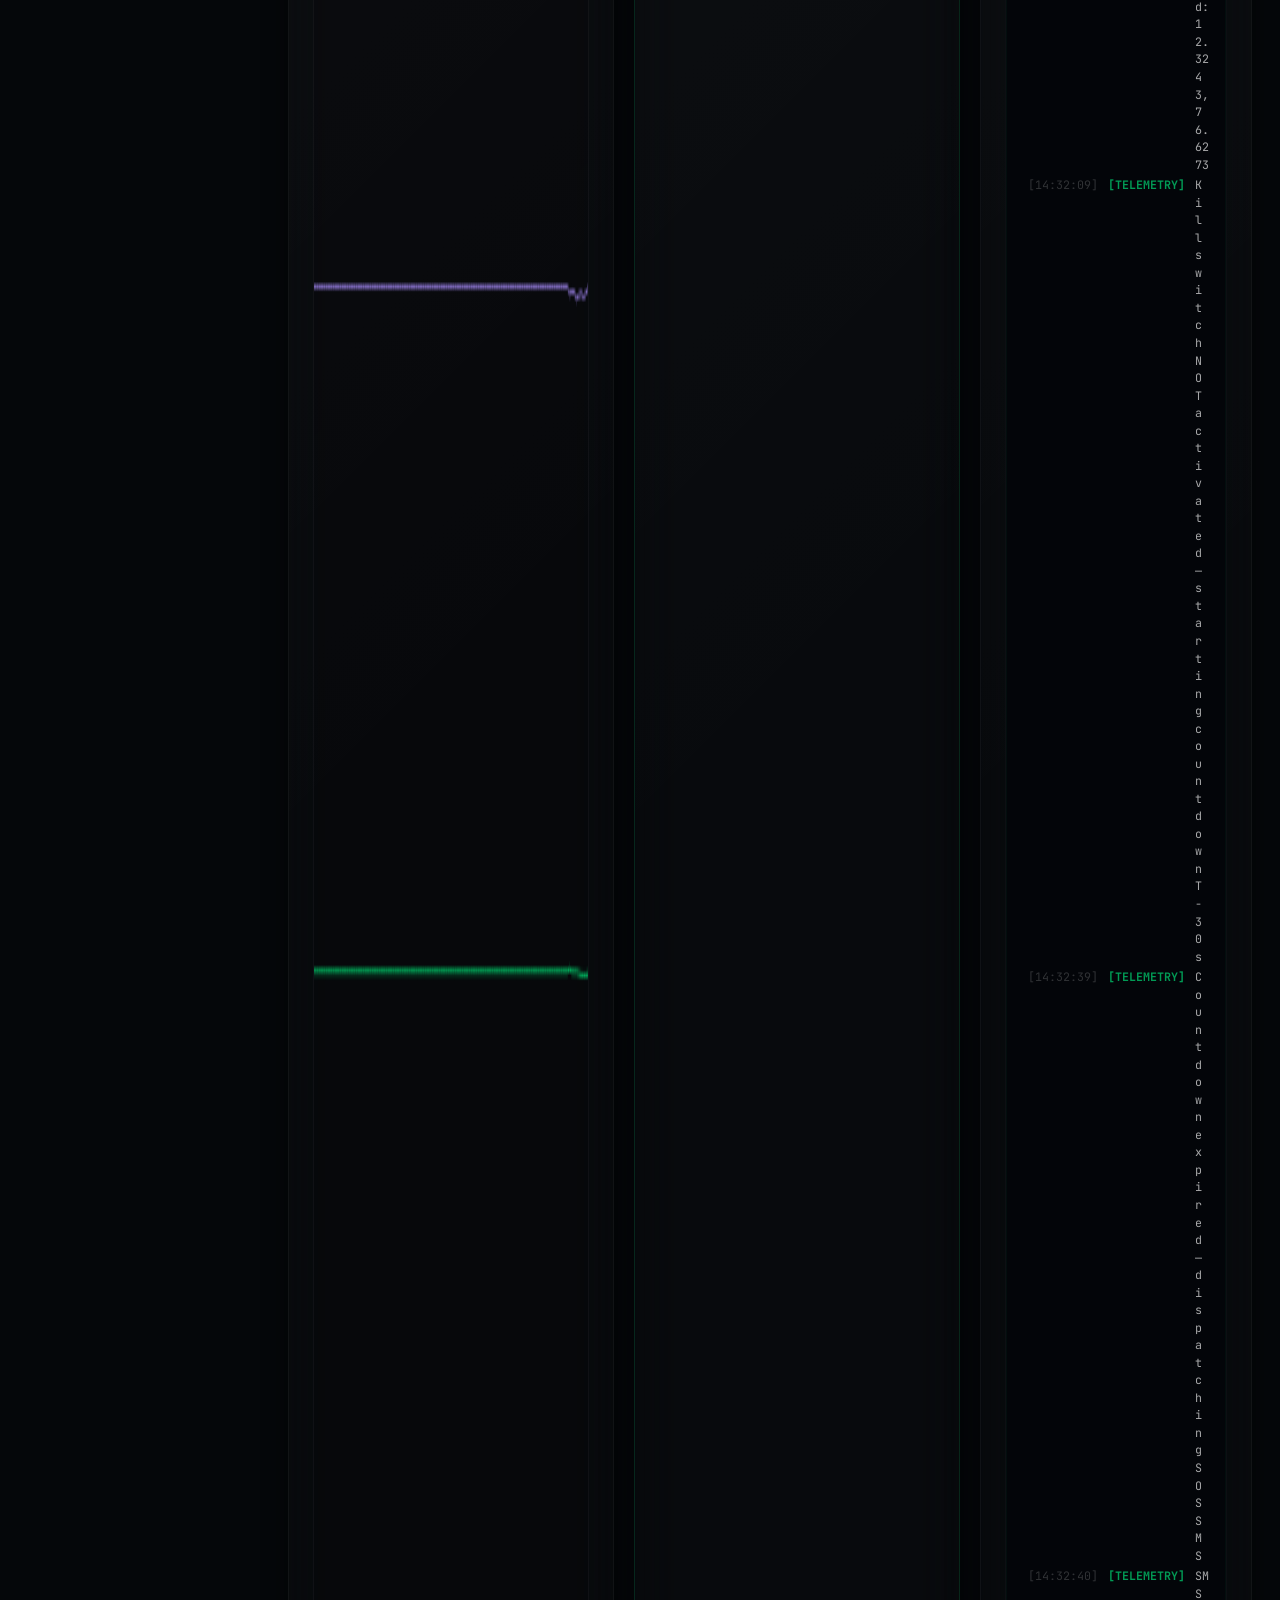
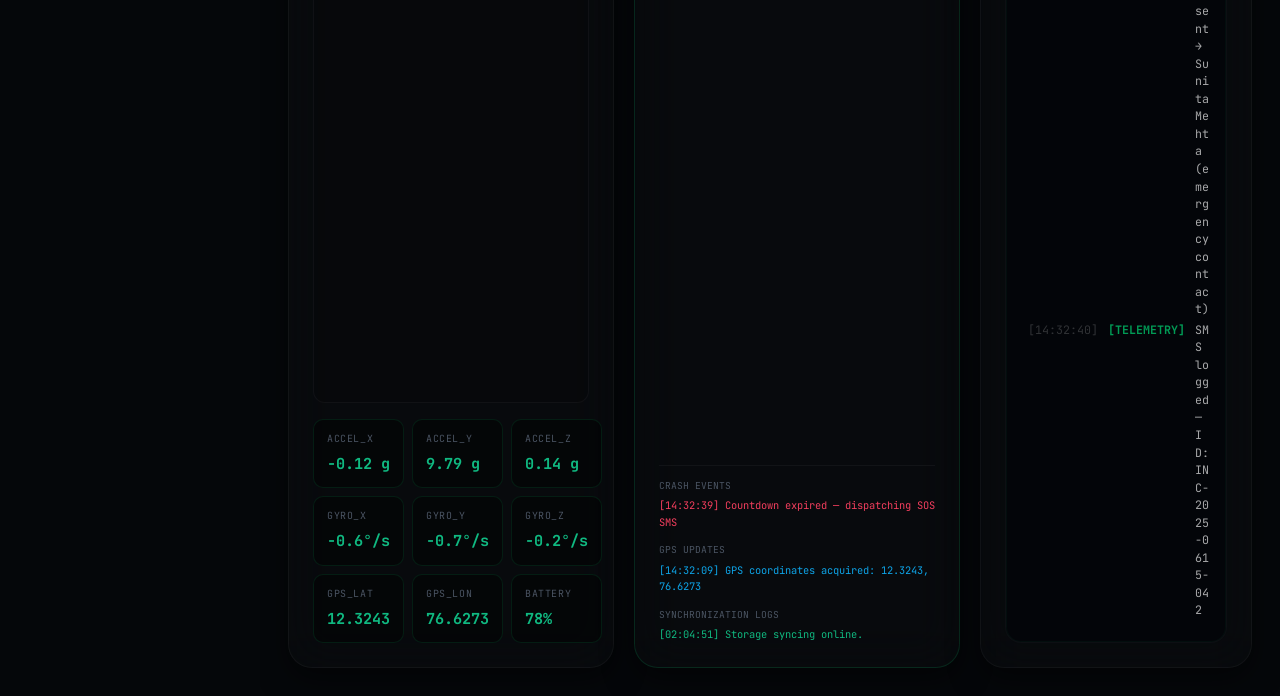
<file: dashboard-dev.html>
<!DOCTYPE html>
<html lang="en">
<head>
<meta charset="UTF-8">
<meta name="viewport" content="width=device-width,initial-scale=1.0">
<title>Developer Console — RideSafe AI</title>
<link rel="stylesheet" href="css/styles.css">
<link rel="stylesheet" href="css/dashboard.css">
<link rel="stylesheet" href="css/devdash.css">
</head>
<body>
<div class="bg-grid"></div>
<div class="orb orb1"></div><div class="orb orb2"></div>
<div class="mob-overlay" id="mobOverlay"></div>
<div class="toast-container" id="toastContainer"></div>

<div class="layout">
<!-- DEV SIDEBAR -->
<aside class="sidebar" id="sidebar">
  <div class="sb-logo">
    <div class="logo-icon" style="background:rgba(0,255,136,.12);border-color:rgba(0,255,136,.2)"><svg width="18" height="18" viewBox="0 0 24 24" fill="none" stroke="#00ff88" stroke-width="2"><polyline points="16 18 22 12 16 6"/><polyline points="8 6 2 12 8 18"/></svg></div>
    <div><div style="font-weight:700;font-size:.95rem;letter-spacing:-.01em;color:var(--green)">Dev Console</div><div style="font-size:.65rem;color:var(--txt3);letter-spacing:.05em;text-transform:uppercase">RideSafe AI</div></div>
  </div>
  <nav class="sb-nav">
    <div class="sb-section-label">Operations</div>
    <a href="#" class="sb-link dev-link active" data-dev="stream" style="color:var(--green)">
      <svg width="16" height="16" viewBox="0 0 24 24" fill="none" stroke="currentColor" stroke-width="2"><polyline points="22 12 18 12 15 21 9 3 6 12 2 12"/></svg>Console Stream
      <span class="sb-badge" style="background:rgba(16,185,129,0.08);color:var(--green)">LIVE</span>
    </a>
    <div class="sb-section-label">Tools</div>
    <a href="#" class="sb-link dev-link" data-dev="webhook">
      <svg width="16" height="16" viewBox="0 0 24 24" fill="none" stroke="currentColor" stroke-width="2"><path d="M10 13a5 5 0 0 0 7.54.54l3-3a5 5 0 0 0-7.07-7.07l-1.72 1.71"/><path d="M14 11a5 5 0 0 0-7.54-.54l-3 3a5 5 0 0 0 7.07 7.07l1.71-1.71"/></svg>Sandbox Webhook
    </a>
    <div class="sb-section-label">Navigate</div>
    <a href="dashboard-admin.html" class="sb-link">
      <svg width="16" height="16" viewBox="0 0 24 24" fill="none" stroke="currentColor" stroke-width="2"><rect x="3" y="3" width="7" height="7"/><rect x="14" y="3" width="7" height="7"/><rect x="14" y="14" width="7" height="7"/><rect x="3" y="14" width="7" height="7"/></svg>Admin Dashboard
    </a>
    <a href="login.html" class="sb-link">
      <svg width="16" height="16" viewBox="0 0 24 24" fill="none" stroke="currentColor" stroke-width="2"><path d="M9 21H5a2 2 0 0 1-2-2V5a2 2 0 0 1 2-2h4"/><polyline points="16 17 21 12 16 7"/><line x1="21" y1="12" x2="9" y2="12"/></svg>Logout
    </a>
  </nav>
  <div class="sb-footer">
    <div class="sb-user">
      <div class="sb-avatar" style="background:linear-gradient(135deg,#7c3aed,#00d4ff)">DV</div>
      <div><div style="font-size:.82rem;font-weight:600">Dev Admin</div><div style="font-size:.7rem;color:var(--txt3)">System Root · v2.4.1</div></div>
    </div>
  </div>
</aside>

<!-- MAIN -->
<div class="main-content">
  <header class="topbar" style="border-bottom-color:rgba(0,255,136,.1)">
    <button class="btn-icon mob-toggle" id="mobToggle"><svg width="16" height="16" viewBox="0 0 24 24" fill="none" stroke="currentColor" stroke-width="2"><line x1="3" y1="12" x2="21" y2="12"/><line x1="3" y1="6" x2="21" y2="6"/><line x1="3" y1="18" x2="21" y2="18"/></svg></button>
    <div class="topbar-title" id="devPageTitle" style="color:var(--green);font-family:var(--mono);font-size:.85rem">SYS:// SYSTEM_STATUS</div>
    <div class="topbar-spacer"></div>
    <div class="dev-status-chips">
      <div class="dev-chip"><span class="dot dot-green"></span> API Online</div>
      <div class="dev-chip"><span class="dot dot-green"></span> DB Healthy</div>
      <div class="dev-chip" style="color:var(--yellow)"><span class="dot dot-yellow"></span> SMS Warn</div>
    </div>
    <a href="index.html" class="btn btn-outline btn-sm">← Home</a>
  </header>

  <div class="page-body" id="devPageBody">
    <!-- CONSOLE STREAM PAGE -->
    <div class="page" id="devpage-stream">
      <div style="display: grid; grid-template-columns: 1.2fr 1.2fr 1fr; gap: 20px; min-height: calc(100vh - 120px);">
        <!-- Telemetry Graph -->
        <div class="card card-p" style="display:flex; flex-direction:column; gap:16px;">
          <div style="display:flex; justify-content:space-between; align-items:center;">
            <div style="font-family:var(--mono); font-size:0.75rem; letter-spacing:0.05em; color:var(--txt3); text-transform:uppercase;">📡 Live ESP32 Telemetry Oscilloscope</div>
            <span class="badge badge-green" style="font-size:0.68rem; animation: glow-pulse 2s ease infinite;"><span class="dot dot-green"></span> 60fps link</span>
          </div>
          
          <div class="live-graph" id="liveGraph" style="flex: 1; min-height: 240px; background: rgba(0,0,0,0.15); border: 1px solid var(--border); border-radius: var(--r-md); overflow:hidden;">
            <!-- Canvas rolling wave is dynamically drawn by js/devdash.js -->
          </div>

          <!-- Quick Telemetry Readouts -->
          <div class="stream-values" id="streamValues" style="display:grid; grid-template-columns: repeat(3, 1fr); gap:8px;">
            <!-- Numeric values -->
          </div>
        </div>

        <!-- BLE Telemetry Panel -->
        <div class="card card-p" style="display:flex; flex-direction:column; gap:16px; border-color: rgba(0,255,136,0.12)">
          <div style="display:flex; justify-content:space-between; align-items:center;">
            <div style="font-family:var(--mono); font-size:0.75rem; letter-spacing:0.05em; color:var(--green); text-transform:uppercase;">📶 RideSafe BLE Telemetry</div>
            <span class="badge badge-green" id="bleConnectionBadge" style="font-size:0.68rem;"><span class="dot dot-green"></span> Link Standby</span>
          </div>

          <div style="display:grid; grid-template-columns: 1fr 1fr; gap: 10px; font-size:0.75rem; border-bottom:1px solid var(--border); padding-bottom:12px;">
            <div>
              <span style="color:var(--txt3); font-size:0.6rem; display:block; text-transform:uppercase; font-family:var(--mono);">Connected Devices</span>
              <strong id="bleConnectedDevices" style="color:var(--green); font-family:var(--mono);">0 Active</strong>
            </div>
            <div>
              <span style="color:var(--txt3); font-size:0.6rem; display:block; text-transform:uppercase; font-family:var(--mono);">Connection State</span>
              <strong id="bleConnectionState" style="font-family:var(--mono);">Disconnected</strong>
            </div>
          </div>

          <div style="display:flex; flex-direction:column; gap:8px; flex:1;">
            <span style="color:var(--txt3); font-size:0.6rem; text-transform:uppercase; font-family:var(--mono);">Incoming Payloads (Raw JSON)</span>
            <div class="terminal" id="blePayloadsTerminal" style="height: 100px; font-size: 0.65rem; background:#020408; border-color:rgba(0,255,136,0.1); padding:8px 12px;">
              <!-- Raw JSON payloads stream -->
            </div>
          </div>

          <div style="display:flex; flex-direction:column; gap:12px; border-top:1px solid var(--border); padding-top:12px;">
            <div>
              <span style="color:var(--txt3); font-size:0.6rem; text-transform:uppercase; font-family:var(--mono); display:block; margin-bottom:4px;">Crash Events</span>
              <div id="bleCrashLog" style="font-size:0.65rem; color:var(--red); font-family:var(--mono); max-height:50px; overflow-y:auto; display:flex; flex-direction:column; gap:2px;">
                No incidents recorded.
              </div>
            </div>
            <div>
              <span style="color:var(--txt3); font-size:0.6rem; text-transform:uppercase; font-family:var(--mono); display:block; margin-bottom:4px;">GPS Updates</span>
              <div id="bleGpsLog" style="font-size:0.65rem; color:var(--blue); font-family:var(--mono); max-height:50px; overflow-y:auto; display:flex; flex-direction:column; gap:2px;">
                No GPS packets received.
              </div>
            </div>
            <div>
              <span style="color:var(--txt3); font-size:0.6rem; text-transform:uppercase; font-family:var(--mono); display:block; margin-bottom:4px;">Synchronization Logs</span>
              <div id="bleSyncLog" style="font-size:0.65rem; color:var(--green); font-family:var(--mono); max-height:50px; overflow-y:auto; display:flex; flex-direction:column; gap:2px;">
                Storage syncing online.
              </div>
            </div>
          </div>
        </div>

        <!-- Unified Log Terminal -->
        <div class="card card-p" style="display:flex; flex-direction:column; gap:16px;">
          <div style="display:flex; justify-content:space-between; align-items:center;">
            <div style="font-family:var(--mono); font-size:0.75rem; letter-spacing:0.05em; color:var(--txt3); text-transform:uppercase;">// Unified Operational Terminal Feed</div>
            <button class="btn btn-outline btn-sm" onclick="clearTerminal()" style="padding:4px 10px; font-size:0.68rem;">Clear</button>
          </div>
          <div class="terminal" id="streamTerminal" style="flex:1; min-height: 380px; height: 100%; border: 1px solid var(--border); background: #030509;">
            <!-- Real-time scroll feed -->
          </div>
        </div>
      </div>
    </div>

    <!-- SANDBOX WEBHOOK PAGE -->
    <div class="page hidden" id="devpage-webhook">
      <div class="dash-section">
        <div class="dash-section-header">
          <h3 class="dash-section-title" style="font-family:var(--mono)">// Webhook sandbox payload trigger</h3>
        </div>
        <div class="webhook-layout" style="display:grid; grid-template-columns: 1fr 1fr; gap:20px;">
          <!-- Request Payload Editor -->
          <div class="card card-p" style="display:flex; flex-direction:column; gap:16px;">
            <div style="display:flex; justify-content:space-between; align-items:center;">
              <div style="font-family:var(--mono); font-size:0.7rem; color:var(--txt3); text-transform:uppercase;">Request Endpoint & Payload</div>
              <select class="input" style="width:auto; padding:6px 12px; font-size:.72rem; font-family:var(--mono); background:rgba(255,255,255,0.01); border:1px solid var(--border);">
                <!-- Populated dynamically -->
              </select>
            </div>
            <textarea class="input" id="webhookPayload" rows="12" style="font-family:var(--mono); font-size:.78rem; resize:vertical; background:rgba(0,0,0,0.1); border:1px solid var(--border);">{
  "device_id": "RSM-204",
  "rider_id": "1042",
  "event": "CRASH_DETECTED",
  "accel_x": -0.42,
  "accel_y": 8.91,
  "accel_z": -2.34,
  "gyro_x": 142.3,
  "gyro_y": -89.1,
  "gyro_z": 22.4,
  "gps_lat": 12.3243,
  "gps_lon": 76.6273,
  "kill_switch": false,
  "battery": 78,
  "timestamp": "2025-06-15T14:32:08Z"
}</textarea>
            <div style="display:flex; justify-content:flex-end;">
              <button class="btn btn-primary" onclick="sendWebhook()" style="background:var(--green); color:#05070a; font-weight:700;">Simulate Trigger →</button>
            </div>
          </div>

          <!-- Response logger -->
          <div class="card card-p" style="display:flex; flex-direction:column; gap:16px;">
            <div style="font-family:var(--mono); font-size:0.7rem; color:var(--txt3); text-transform:uppercase;">Sandboxed API Response</div>
            <div class="terminal" id="webhookResponse" style="flex:1; min-height:300px; background:#030509; border:1px solid var(--border);">
              <div class="term-line" style="color:var(--txt3)">// Fire a simulated webhook payload to check API outcomes...</div>
            </div>
          </div>
        </div>
      </div>
    </div>
  </div>
</div>

<!-- ADD RIDER MODAL -->
<div class="modal-overlay" id="addRiderModal">
  <div class="modal">
    <div class="modal-title">Add Fleet Rider</div>
    <div class="modal-sub">Register a new delivery rider in the Zepto Fleet registry.</div>
    <form class="modal-form" id="addRiderForm" onsubmit="event.preventDefault(); saveRider();">
      <div class="modal-group">
        <label class="modal-label" for="riderName">Rider Name</label>
        <input type="text" class="input" id="riderName" placeholder="e.g. Amit Kumar" required>
      </div>
      <div class="modal-group">
        <label class="modal-label" for="riderPhone">Phone Number</label>
        <input type="tel" class="input" id="riderPhone" placeholder="e.g. 98200XXXXX" required pattern="[0-9]{10}">
      </div>
      <div class="modal-group">
        <label class="modal-label" for="riderEmergency">Emergency Contact</label>
        <input type="text" class="input" id="riderEmergency" placeholder="e.g. Sunita Kumar (Mother)" required>
      </div>
      <div class="modal-group">
        <label class="modal-label" for="riderShift">Shift Timings</label>
        <select class="input" id="riderShift" style="background: rgba(255,255,255,.03); color: var(--txt); border: 1px solid var(--border); border-radius: var(--r-md); padding: 13px 18px;">
          <option value="09:00–21:00">Day Shift (09:00 – 21:00)</option>
          <option value="10:00–22:00">Late Day Shift (10:00 – 22:00)</option>
          <option value="08:00–20:00">Early Shift (08:00 – 20:00)</option>
          <option value="21:00–09:00">Night Shift (21:00 – 09:00)</option>
        </select>
      </div>
      <div class="modal-actions">
        <button type="button" class="btn btn-outline btn-sm" onclick="closeModal('addRiderModal')">Cancel</button>
        <button type="submit" class="btn btn-primary btn-sm">Add Rider</button>
      </div>
    </form>
  </div>
</div>

<!-- REGISTER DEVICE MODAL -->
<div class="modal-overlay" id="registerDeviceModal">
  <div class="modal">
    <div class="modal-title" style="color:var(--green)">Register IoT Device</div>
    <div class="modal-sub">Provision and link a RideSafe hardware module to an active rider.</div>
    <form class="modal-form" id="registerDeviceForm" onsubmit="event.preventDefault(); saveDevice();">
      <div class="modal-group">
        <label class="modal-label" for="devId">Device Hardware ID</label>
        <input type="text" class="input" id="devId" placeholder="e.g. RSM-215" style="border-color:rgba(0,255,136,.15); font-family:var(--mono);" required>
      </div>
      <div class="modal-group">
        <label class="modal-label" for="devRider">Assign to Rider</label>
        <select class="input" id="devRider" style="background: rgba(255,255,255,.03); color: var(--txt); border: 1px solid var(--border); border-radius: var(--r-md); padding: 13px 18px;" required>
          <!-- Will be dynamically populated -->
        </select>
      </div>
      <div class="modal-group">
        <label class="modal-label" for="devFw">Firmware Version</label>
        <input type="text" class="input" id="devFw" value="v2.4.1" style="font-family:var(--mono);" required>
      </div>
      <div class="modal-group">
        <label class="modal-label" for="devBatt">Initial Battery %</label>
        <input type="number" class="input" id="devBatt" value="100" min="0" max="100" style="font-family:var(--mono);" required>
      </div>
      <div class="modal-actions">
        <button type="button" class="btn btn-outline btn-sm" onclick="closeModal('registerDeviceModal')">Cancel</button>
        <button type="submit" class="btn btn-green btn-sm">Provision</button>
      </div>
    </form>
  </div>
</div>

<script src="js/devdash.js"></script>
</body>
</html>
</file>
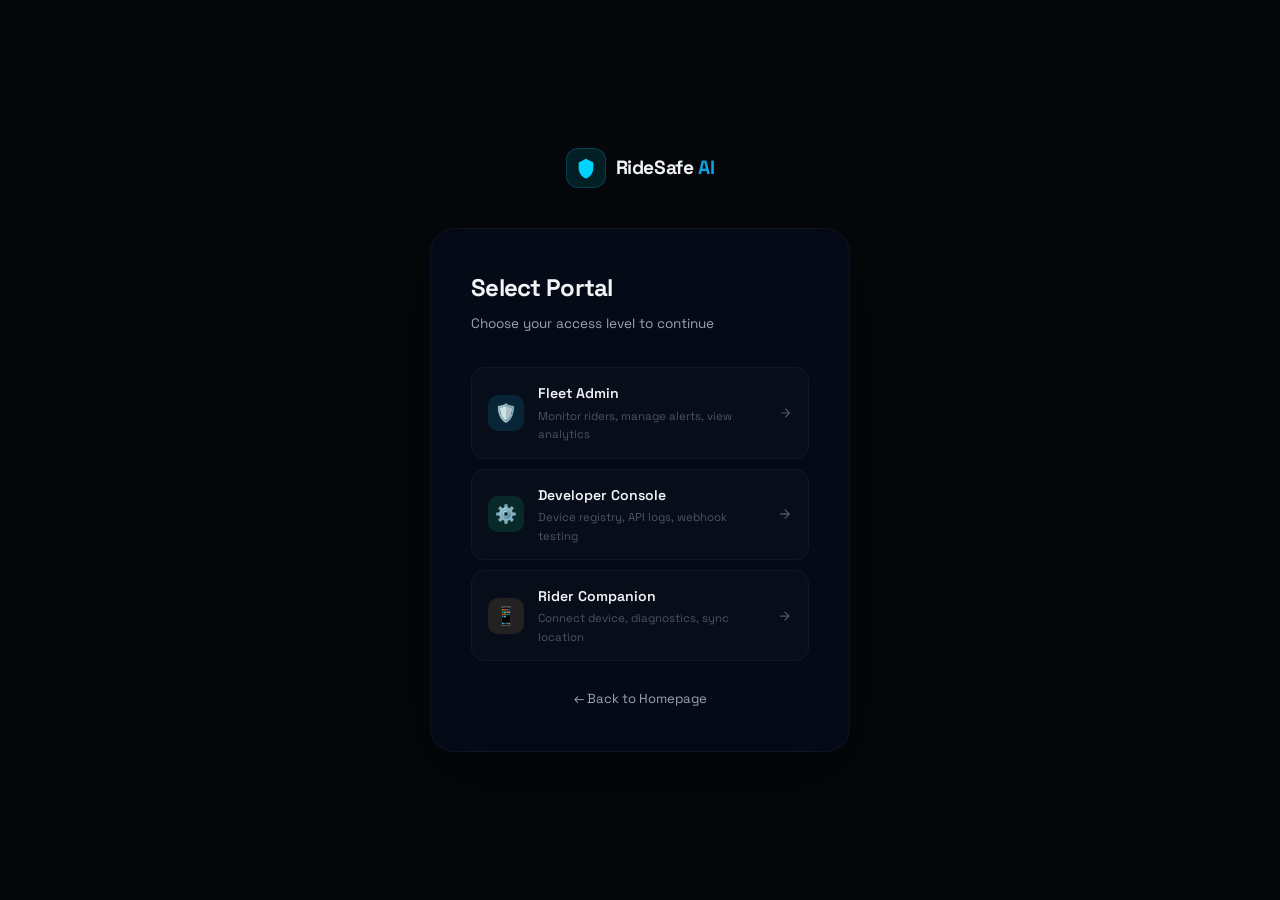
<file: login.html>
<!DOCTYPE html>
<html lang="en">
<head>
<meta charset="UTF-8">
<meta name="viewport" content="width=device-width,initial-scale=1.0">
<title>Login — RideSafe AI</title>
<link rel="stylesheet" href="css/styles.css">
<style>
.auth-wrap{min-height:100vh;display:flex;align-items:center;justify-content:center;padding:24px;position:relative;z-index:1}
.auth-box{width:100%;max-width:420px}
.auth-logo{display:flex;align-items:center;gap:10px;margin-bottom:40px;justify-content:center}
.auth-logo .logo-icon{width:40px;height:40px;border-radius:12px;background:rgba(0,212,255,.12);border:1px solid rgba(0,212,255,.2);display:flex;align-items:center;justify-content:center}
.auth-card{background:rgba(6,11,26,.85);border:1px solid var(--border);border-radius:24px;padding:40px;backdrop-filter:blur(24px);box-shadow:0 20px 80px rgba(0,0,0,.5)}
.auth-title{font-size:1.5rem;font-weight:800;letter-spacing:-.03em;margin-bottom:6px}
.auth-sub{font-size:.85rem;color:var(--txt2);margin-bottom:32px}
.auth-form{display:flex;flex-direction:column;gap:14px}
.auth-label{font-size:.75rem;font-weight:600;letter-spacing:.06em;text-transform:uppercase;color:var(--txt3);margin-bottom:6px;display:block}
.auth-btn{margin-top:8px}
.auth-divider{display:flex;align-items:center;gap:12px;margin:8px 0}
.auth-divider::before,.auth-divider::after{content:'';flex:1;height:1px;background:var(--border)}
.auth-divider span{font-size:.75rem;color:var(--txt3)}
.auth-switch{text-align:center;font-size:.82rem;color:var(--txt2);margin-top:20px}
.auth-switch a{color:var(--blue);font-weight:600}
.portal-links{display:flex;flex-direction:column;gap:10px;margin-top:8px}
.portal-link{display:flex;align-items:center;gap:14px;padding:14px 16px;background:var(--glass);border:1px solid var(--border);border-radius:14px;cursor:pointer;transition:var(--t)}
.portal-link:hover{background:var(--glass-h);border-color:var(--border-b);transform:translateX(4px)}
.portal-icon{width:36px;height:36px;border-radius:10px;display:flex;align-items:center;justify-content:center;font-size:1.1rem;flex-shrink:0}
.portal-name{font-weight:600;font-size:.88rem}
.portal-desc{font-size:.72rem;color:var(--txt3);margin-top:2px}
.tab-row{display:flex;gap:4px;background:rgba(255,255,255,.04);border-radius:12px;padding:4px;margin-bottom:28px}
.tab-btn{flex:1;padding:9px;border:none;background:none;color:var(--txt2);font-family:var(--font);font-size:.82rem;font-weight:600;border-radius:9px;cursor:pointer;transition:var(--t)}
.tab-btn.active{background:rgba(0,212,255,.12);color:var(--blue);border:1px solid rgba(0,212,255,.2)}
</style>
</head>
<body>
<div class="bg-grid"></div>
<div class="orb orb1"></div><div class="orb orb2"></div><div class="orb orb3"></div>

<div class="auth-wrap">
  <div class="auth-box">
    <!-- Logo -->
    <div class="auth-logo">
      <div class="logo-icon"><svg width="22" height="22" viewBox="0 0 24 24" fill="none"><path d="M12 2L4 6v6c0 5.25 3.5 10.15 8 11.5C16.5 22.15 20 17.25 20 12V6l-8-4z" fill="url(#alg)"/><defs><linearGradient id="alg" x1="4" y1="2" x2="20" y2="22"><stop stop-color="#00d4ff"/><stop offset="1" stop-color="#00ff88"/></linearGradient></defs></svg></div>
      <span style="font-weight:800;font-size:1.2rem;letter-spacing:-.02em">RideSafe <span class="grad-blue">AI</span></span>
    </div>

    <!-- PORTAL SELECTOR CARD -->
    <div class="auth-card" id="portalSelect">
      <div class="auth-title">Select Portal</div>
      <div class="auth-sub">Choose your access level to continue</div>
      <div class="portal-links">
        <a class="portal-link" onclick="showLogin('admin')">
          <div class="portal-icon" style="background:rgba(0,212,255,.12)">🛡️</div>
          <div><div class="portal-name">Fleet Admin</div><div class="portal-desc">Monitor riders, manage alerts, view analytics</div></div>
          <svg style="margin-left:auto;color:var(--txt3)" width="16" height="16" viewBox="0 0 24 24" fill="none" stroke="currentColor" stroke-width="2"><path d="M5 12h14M12 5l7 7-7 7"/></svg>
        </a>
        <a class="portal-link" onclick="showLogin('dev')">
          <div class="portal-icon" style="background:rgba(0,255,136,.12)">⚙️</div>
          <div><div class="portal-name">Developer Console</div><div class="portal-desc">Device registry, API logs, webhook testing</div></div>
          <svg style="margin-left:auto;color:var(--txt3)" width="16" height="16" viewBox="0 0 24 24" fill="none" stroke="currentColor" stroke-width="2"><path d="M5 12h14M12 5l7 7-7 7"/></svg>
        </a>
        <a class="portal-link" href="rider.html">
          <div class="portal-icon" style="background:rgba(231,185,76,.12)">📱</div>
          <div><div class="portal-name">Rider Companion</div><div class="portal-desc">Connect device, diagnostics, sync location</div></div>
          <svg style="margin-left:auto;color:var(--txt3)" width="16" height="16" viewBox="0 0 24 24" fill="none" stroke="currentColor" stroke-width="2"><path d="M5 12h14M12 5l7 7-7 7"/></svg>
        </a>
      </div>
      <div style="text-align:center;margin-top:24px"><a href="index.html" style="font-size:.82rem;color:var(--txt2)">← Back to Homepage</a></div>
    </div>

    <!-- ADMIN LOGIN CARD -->
    <div class="auth-card" id="adminLogin" style="display:none">
      <div class="auth-title">Admin Login</div>
      <div class="auth-sub" style="display:flex;align-items:center;gap:8px"><span class="badge badge-blue">Fleet Admin</span> Access Zepto Fleet Dashboard</div>
      <div class="auth-form">
        <div>
          <label class="auth-label">Email</label>
          <input type="email" class="input" placeholder="admin@fleet.com" value="admin@zepto.com">
        </div>
        <div>
          <label class="auth-label">Password</label>
          <input type="password" class="input" placeholder="••••••••" value="••••••••">
        </div>
        <button class="btn btn-primary auth-btn" onclick="loginAdmin()">Sign In to Dashboard</button>
      </div>
      <div class="auth-switch"><a href="#" onclick="showPortal()">← Back</a> · <a href="#">Forgot password?</a></div>
    </div>

    <!-- DEV LOGIN CARD -->
    <div class="auth-card" id="devLogin" style="display:none">
      <div class="auth-title" style="color:var(--green)">Developer Login</div>
      <div class="auth-sub" style="display:flex;align-items:center;gap:8px"><span class="badge badge-green">Root Access</span> System Console</div>
      <div class="auth-form">
        <div>
          <label class="auth-label" style="color:var(--txt3)">Dev Email</label>
          <input type="email" class="input" style="border-color:rgba(0,255,136,.15);font-family:var(--mono)" placeholder="dev@ridesafe.ai" value="dev@ridesafe.ai">
        </div>
        <div>
          <label class="auth-label" style="color:var(--txt3)">API Key / Password</label>
          <input type="password" class="input" style="border-color:rgba(0,255,136,.15);font-family:var(--mono)" placeholder="sk_dev_••••••••" value="sk_dev_••••••••">
        </div>
        <button class="btn btn-green auth-btn" onclick="loginDev()">Access Dev Console</button>
      </div>
      <div class="auth-switch"><a href="#" onclick="showPortal()" style="color:var(--green)">← Back</a></div>
    </div>
  </div>
</div>

<script>
function showLogin(type) {
  document.getElementById('portalSelect').style.display = 'none';
  document.getElementById('adminLogin').style.display = type === 'admin' ? 'block' : 'none';
  document.getElementById('devLogin').style.display = type === 'dev' ? 'block' : 'none';
}
function showPortal() {
  document.getElementById('portalSelect').style.display = 'block';
  document.getElementById('adminLogin').style.display = 'none';
  document.getElementById('devLogin').style.display = 'none';
}
function loginAdmin() {
  localStorage.setItem('ridesafe_session', JSON.stringify({name: 'Admin Manager', role: 'Zepto Fleet', initials: 'AM'}));
  window.location = 'dashboard-admin.html';
}
function loginDev() {
  localStorage.setItem('ridesafe_session', JSON.stringify({name: 'Dev Admin', role: 'System Root', initials: 'DV'}));
  window.location = 'dashboard-dev.html';
}
</script>
</body>
</html>
</file>
<file: css/landing.css>
@import url('https://fonts.googleapis.com/css2?family=Inter:wght@300;400;500;600;700;800;900&family=JetBrains+Mono:wght@400;500;600;700&display=swap');

/* ═══════════════════════════════════════════
   AWWWARDS-GRADE DESIGN SYSTEM & TOKENS
   ═══════════════════════════════════════════ */
:root {
  /* Midnight Titanium Colors */
  --bg-deep: #06080A;         /* Deep Space Black */
  --bg-surface: #0B0E12;      /* Titanium Gray */
  --bg-card: #0F1218;         /* Structured Card Gray */
  --bg-hover: #141822;        /* Responsive Card Gray */
  
  /* Restrained Infrastructure Accents */
  --accent-lime: #C8FF4D;     /* Signal Lime */
  --accent-cyan: #72F6FF;     /* Electric Cyan */
  --color-danger: #FF5A5A;    /* Crimson Alert */
  
  /* High-Contrast Editorial Typography */
  --text-bright: #FFFFFF;     /* Titanium White */
  --text-muted: #8E98A8;      /* Steel Gray */
  --text-dim: #3E4652;        /* Blueprint Tag Gray */
  
  /* Precise Blueprint Accents */
  --border-blueprint: rgba(255, 255, 255, 0.012);
  --border-light: rgba(255, 255, 255, 0.025);
  --border-subtle: rgba(255, 255, 255, 0.05);
  --border-active: rgba(255, 255, 255, 0.1);
  
  /* Custom Animation Curves */
  --t-premium: cubic-bezier(0.16, 1, 0.3, 1);
  --duration-long: 0.8s;
  
  /* Spacious Spacing Base */
  --space-section: 200px;
}

/* ═══════════════════════════════════════════
   RESET & LAYOUT ENGINE
   ═══════════════════════════════════════════ */
*, *::before, *::after {
  box-sizing: border-box;
  margin: 0;
  padding: 0;
}

html {
  scroll-behavior: smooth;
  -webkit-font-smoothing: antialiased;
  -moz-osx-font-smoothing: grayscale;
  background-color: var(--bg-deep);
}

body.landing-page {
  font-family: 'Inter', sans-serif;
  background-color: var(--bg-deep);
  color: var(--text-muted);
  line-height: 1.6;
  overflow-x: hidden;
}

.container {
  max-width: 1200px;
  margin: 0 auto;
  padding: 0 32px;
  position: relative;
  z-index: 10;
}

/* ═══════════════════════════════════════════
   BLUEPRINT GRID LAYER
   ═══════════════════════════════════════════ */
.blueprint-grid-system {
  position: fixed;
  inset: 0;
  display: grid;
  grid-template-columns: repeat(4, 1fr);
  pointer-events: none;
  z-index: 1;
}

.blueprint-col {
  border-right: 1px dashed var(--border-blueprint);
  height: 100%;
  position: relative;
}

.blueprint-col::after {
  content: '+';
  position: absolute;
  top: 25%;
  right: -4px;
  font-family: 'JetBrains Mono', monospace;
  font-size: 0.55rem;
  color: var(--text-dim);
  opacity: 0.25;
}

.blueprint-col:nth-child(2)::after { top: 60%; }
.blueprint-col:nth-child(3)::after { top: 40%; }
.blueprint-col:nth-child(4)::after { top: 80%; }

/* ═══════════════════════════════════════════
   TYPOGRAPHY SPECIFICATION (STRIPE-STYLE)
   ═══════════════════════════════════════════ */
h1, h2, h3, h4, h5, h6 {
  font-family: 'Inter', sans-serif;
  color: var(--text-bright);
  font-weight: 800;
  letter-spacing: -0.045em;
  line-height: 1.05;
}

p {
  font-size: 1.05rem;
  color: var(--text-muted);
  line-height: 1.65;
}

.text-mono {
  font-family: 'JetBrains Mono', monospace;
  font-size: 0.65rem;
  letter-spacing: 0.22em;
  text-transform: uppercase;
  color: var(--text-dim);
}

/* ═══════════════════════════════════════════
   HEADER / NAVIGATION
   ═══════════════════════════════════════════ */
nav.nav {
  border-bottom: 1px solid var(--border-light) !important;
  background: rgba(6, 8, 10, 0.8) !important;
  backdrop-filter: blur(28px);
  position: fixed;
  top: 0;
  left: 0;
  right: 0;
  z-index: 1000;
  height: 72px;
  display: flex;
  align-items: center;
  transition: background 0.35s ease;
}

nav.nav a {
  text-decoration: none;
  font-size: 0.82rem;
  font-weight: 500;
  color: var(--text-muted);
  transition: color 0.3s var(--t-premium);
}

nav.nav a:hover {
  color: var(--text-bright) !important;
}

/* ═══════════════════════════════════════════
   BUTTONS
   ═══════════════════════════════════════════ */
.btn {
  display: inline-flex;
  align-items: center;
  gap: 12px;
  padding: 14px 28px;
  border-radius: 99px;
  font-family: 'Inter', sans-serif;
  font-weight: 600;
  font-size: 0.88rem;
  transition: all 0.4s var(--t-premium);
  cursor: pointer;
  text-decoration: none;
  border: 1px solid transparent;
}

.btn-lime {
  background: var(--accent-lime);
  color: #000000;
}
.btn-lime:hover {
  transform: translateY(-2px);
  box-shadow: 0 20px 40px -10px rgba(200, 255, 77, 0.25);
  background: #d3ff5e;
}

.btn-outline-titanium {
  background: rgba(255, 255, 255, 0.005);
  color: var(--text-bright);
  border-color: var(--border-subtle);
  backdrop-filter: blur(12px);
}
.btn-outline-titanium:hover {
  border-color: var(--border-active);
  background: rgba(255, 255, 255, 0.02);
  transform: translateY(-2px);
}

.btn-sm {
  padding: 8px 18px;
  font-size: 0.78rem;
}

.btn-lg {
  padding: 16px 36px;
  font-size: 0.95rem;
}

/* ═══════════════════════════════════════════
   APPLE-STYLE RADIAL HOVER LIGHT MASK CARDS
   ═══════════════════════════════════════════ */
.premium-card {
  background: var(--bg-card);
  border: 1px solid var(--border-light);
  border-radius: 28px;
  padding: 56px 44px;
  box-shadow: 0 40px 80px -20px rgba(0, 0, 0, 0.6);
  position: relative;
  overflow: hidden;
  transition: border-color 0.4s var(--t-premium), background-color 0.4s var(--t-premium), transform 0.4s var(--t-premium);
}

.premium-card:hover {
  border-color: rgba(255, 255, 255, 0.08);
  background: var(--bg-hover);
  transform: translateY(-2px);
}

.premium-card::before {
  content: '';
  position: absolute;
  inset: 0;
  background: radial-gradient(circle at var(--hover-x, 50%) var(--hover-y, 50%), rgba(114, 246, 255, 0.035) 0%, transparent 65%);
  opacity: 0;
  transition: opacity 0.5s ease;
  pointer-events: none;
}

.premium-card:hover::before {
  opacity: 1;
}

/* ═══════════════════════════════════════════
   SECTION 1: HERO (EDITORIAL ASYMMETRY)
   ═══════════════════════════════════════════ */
.hero-god {
  min-height: 100vh;
  display: flex;
  align-items: center;
  position: relative;
  overflow: hidden;
  padding: 180px 0 120px;
  background-color: var(--bg-deep);
}

.hero-god-glow {
  position: absolute;
  top: 30%;
  left: 50%;
  transform: translate(-50%, -50%);
  width: 1000px;
  height: 500px;
  background: radial-gradient(ellipse at center, rgba(114, 246, 255, 0.015) 0%, transparent 70%);
  pointer-events: none;
}

.hero-tagline {
  font-family: 'JetBrains Mono', monospace;
  font-size: 0.68rem;
  color: var(--accent-lime);
  letter-spacing: 0.22em;
  text-transform: uppercase;
  margin-bottom: 28px;
  font-weight: 600;
  display: inline-flex;
  align-items: center;
  gap: 12px;
}

.hero-tagline::before {
  content: '';
  width: 6px;
  height: 6px;
  background: var(--accent-lime);
  border-radius: 50%;
  display: inline-block;
}

.hero-title-god {
  font-family: 'Inter', sans-serif;
  font-size: clamp(3.8rem, 8.5vw, 6.2rem);
  font-weight: 900;
  line-height: 1.02;
  letter-spacing: -0.05em;
  color: var(--text-bright);
  margin-bottom: 36px;
}

.hero-title-god span {
  display: block;
  opacity: 0.35;
  color: var(--text-bright);
  font-weight: 700;
}

.hero-desc-god {
  font-size: 1.15rem;
  color: var(--text-muted);
  max-width: 520px;
  line-height: 1.65;
  margin-bottom: 56px;
}

/* Floating Device Container */
.device-container-hero {
  position: relative;
  display: flex;
  justify-content: center;
  align-items: center;
  width: 100%;
  max-width: 480px;
}

.device-telemetry-ring {
  position: absolute;
  border: 1px solid rgba(114, 246, 255, 0.035);
  border-radius: 50%;
  animation: pulse-ring 15s infinite linear;
  pointer-events: none;
}

.device-telemetry-ring.r1 { width: 130%; height: 130%; animation-duration: 20s; }
.device-telemetry-ring.r2 { width: 160%; height: 160%; animation-duration: 28s; animation-direction: reverse; }

.hero-image-frame {
  background: var(--bg-surface);
  border: 1px solid var(--border-light);
  border-radius: 32px;
  padding: 12px;
  box-shadow: 0 60px 120px -30px rgba(0,0,0,0.95);
  transition: transform 0.4s var(--t-premium);
  position: relative;
  z-index: 2;
  animation: float-device 10s ease-in-out infinite;
}

@keyframes float-device {
  0%, 100% { transform: translateY(0); }
  50% { transform: translateY(-12px); }
}

.hero-image-frame img {
  border-radius: 20px;
  width: 100%;
  height: auto;
  display: block;
}

/* ═══════════════════════════════════════════
   SECTION 2: THE PROBLEM
   ═══════════════════════════════════════════ */
.problem-section {
  padding: var(--space-section) 0;
  background-color: var(--bg-deep);
  position: relative;
}

.problem-header {
  margin-bottom: 110px;
  max-width: 820px;
}

.problem-stats-grid {
  display: grid;
  grid-template-columns: repeat(auto-fit, minmax(320px, 1fr));
  gap: 36px;
}

.stat-header {
  display: flex;
  justify-content: space-between;
  align-items: center;
  margin-bottom: 44px;
}

.stat-number {
  font-size: 4.5rem;
  font-weight: 900;
  color: var(--text-bright);
  line-height: 1;
  letter-spacing: -0.05em;
}

/* ═══════════════════════════════════════════
   SECTION 3: HOW RIDESAFE WORKS
   ═══════════════════════════════════════════ */
.timeline-section {
  padding: var(--space-section) 0;
  background-color: var(--bg-surface);
  border-top: 1px solid var(--border-light);
  border-bottom: 1px solid var(--border-light);
}

.timeline-flow-container {
  display: flex;
  flex-direction: column;
  gap: 32px;
  max-width: 900px;
  margin: 96px auto 0;
}

.flow-step-card {
  background: var(--bg-deep);
  border: 1px solid var(--border-light);
  border-radius: 24px;
  padding: 48px;
  display: grid;
  grid-template-columns: 80px 1fr;
  gap: 40px;
  align-items: center;
  position: relative;
  overflow: hidden;
  transition: border-color 0.4s var(--t-premium), background-color 0.4s var(--t-premium);
}

.flow-step-card:hover {
  border-color: var(--border-active);
  background: var(--bg-card);
}

.flow-step-card::before {
  content: '';
  position: absolute;
  inset: 0;
  background: radial-gradient(circle at var(--hover-x, 50%) var(--hover-y, 50%), rgba(114, 246, 255, 0.02) 0%, transparent 65%);
  opacity: 0;
  transition: opacity 0.5s ease;
  pointer-events: none;
}

.flow-step-card:hover::before {
  opacity: 1;
}

.flow-step-num {
  font-family: 'JetBrains Mono', monospace;
  font-size: 1.15rem;
  font-weight: 600;
  color: var(--text-bright);
  background: rgba(255, 255, 255, 0.015);
  height: 80px;
  width: 80px;
  border-radius: 20px;
  display: flex;
  align-items: center;
  justify-content: center;
  border: 1px solid var(--border-light);
}

.flow-step-content h3 {
  font-size: 1.4rem;
  font-weight: 700;
  margin-bottom: 8px;
  letter-spacing: -0.03em;
}

/* ═══════════════════════════════════════════
   SECTION 4: PRODUCT REVEAL (APPLE BLUEPRINT)
   ═══════════════════════════════════════════ */
.product-reveal-section {
  padding: var(--space-section) 0;
  background-color: var(--bg-deep);
}

.product-reveal-grid {
  display: grid;
  grid-template-columns: 1.1fr 0.9fr;
  gap: 96px;
  align-items: center;
  margin-top: 110px;
}

.product-reveal-card {
  background: var(--bg-surface);
  border: 1px solid var(--border-light);
  border-radius: 36px;
  padding: 12px;
  box-shadow: 0 60px 120px -30px rgba(0,0,0,0.9);
}

.product-reveal-card img {
  width: 100%;
  border-radius: 24px;
  display: block;
}

.reveal-specs {
  display: flex;
  flex-direction: column;
  gap: 48px;
}

.reveal-spec-item {
  border-left: 2px solid var(--border-light);
  padding-left: 28px;
  transition: border-color 0.4s var(--t-premium);
}

.reveal-spec-item:hover {
  border-color: var(--accent-lime);
}

.reveal-spec-item h4 {
  font-size: 1.25rem;
  font-weight: 700;
  margin-bottom: 8px;
  letter-spacing: -0.03em;
}

/* ═══════════════════════════════════════════
   SECTION 5: FOR FLEET OPERATORS
   ═══════════════════════════════════════════ */
.fleet-section {
  padding: var(--space-section) 0;
  background-color: var(--bg-surface);
  border-top: 1px solid var(--border-light);
  border-bottom: 1px solid var(--border-light);
}

.fleet-grid {
  display: grid;
  grid-template-columns: 0.9fr 1.1fr;
  gap: 110px;
  align-items: center;
}

.fleet-dashboard-frame {
  background: #030405;
  border: 1px solid rgba(255, 255, 255, 0.035);
  border-radius: 28px;
  padding: 8px;
  box-shadow: 0 80px 160px -40px rgba(0,0,0,0.95);
}

.fleet-dashboard-frame img {
  border-radius: 20px;
  width: 100%;
  height: auto;
  display: block;
}

.fleet-features {
  display: flex;
  flex-direction: column;
  gap: 48px;
}

.fleet-feature-item h3 {
  font-size: 1.4rem;
  font-weight: 700;
  margin-bottom: 8px;
  letter-spacing: -0.03em;
}

/* ═══════════════════════════════════════════
   INTERACTIVE SHOCKWAVE SANDBOX WIDGET
   ═══════════════════════════════════════════ */
.cockpit-section {
  padding: var(--space-section) 0;
  background-color: var(--bg-deep);
}

.cockpit-widget {
  background: var(--bg-surface);
  border: 1px solid var(--border-light);
  border-radius: 32px;
  padding: 64px;
  box-shadow: 0 50px 100px -25px rgba(0,0,0,0.85);
  position: relative;
  overflow: hidden;
}

.cockpit-widget::before {
  content: '';
  position: absolute;
  inset: 0;
  background: radial-gradient(circle at var(--hover-x, 50%) var(--hover-y, 50%), rgba(114, 246, 255, 0.02) 0%, transparent 65%);
  opacity: 0;
  transition: opacity 0.5s ease;
  pointer-events: none;
}

.cockpit-widget:hover::before {
  opacity: 1;
}

.cockpit-header {
  display: flex;
  justify-content: space-between;
  align-items: center;
  flex-wrap: wrap;
  gap: 28px;
  margin-bottom: 48px;
  border-bottom: 1px solid var(--border-light);
  padding-bottom: 36px;
}

.cockpit-grid {
  display: grid;
  grid-template-columns: 1fr;
  gap: 32px;
}

.cockpit-terminal {
  background: #050608;
  border: 1px solid var(--border-light);
  border-radius: 20px;
  padding: 36px;
  font-family: 'JetBrains Mono', monospace;
  font-size: 0.82rem;
  color: var(--accent-cyan);
  max-height: 300px;
  overflow-y: auto;
  line-height: 1.65;
  white-space: pre-wrap;
  box-shadow: inset 0 20px 40px rgba(0,0,0,0.3);
}

/* Custom SVG Waveform line shockwave morph keyframe */
.waveform-svg {
  width: 100%;
  height: 80px;
  display: block;
  margin-bottom: 24px;
}

.waveform-path {
  fill: none;
  stroke: var(--accent-cyan);
  stroke-width: 2;
  transition: stroke 0.4s;
}

/* Keyframe paths will be handled smoothly by Javascript on trigger */

/* ═══════════════════════════════════════════
   SECTION 6: WHY IT MATTERS (EMOTIONAL TIMELINE)
   ═══════════════════════════════════════════ */
.why-matters-section {
  padding: var(--space-section) 0;
  background-color: var(--bg-deep);
}

.matters-timeline {
  display: flex;
  justify-content: space-between;
  max-width: 1000px;
  margin: 110px auto 0;
  position: relative;
  flex-wrap: wrap;
  gap: 48px;
}

.matters-timeline::before {
  content: '';
  position: absolute;
  top: 36px;
  left: 50px;
  right: 50px;
  height: 1px;
  background: var(--border-light);
  z-index: 1;
}

.matters-node {
  flex: 1;
  min-width: 180px;
  display: flex;
  flex-direction: column;
  align-items: center;
  position: relative;
  z-index: 2;
}

.node-icon-box {
  background: var(--bg-surface);
  border: 1px solid var(--border-light);
  height: 72px;
  width: 72px;
  border-radius: 50%;
  display: flex;
  align-items: center;
  justify-content: center;
  font-size: 1.3rem;
  margin-bottom: 28px;
  transition: border-color 0.4s var(--t-premium), background-color 0.4s var(--t-premium), transform 0.4s var(--t-premium);
}

.matters-node:hover .node-icon-box {
  border-color: var(--accent-lime);
  background: var(--bg-card);
  transform: translateY(-2px);
}

.node-time {
  font-family: 'JetBrains Mono', monospace;
  font-size: 0.7rem;
  color: var(--accent-lime);
  margin-bottom: 10px;
  font-weight: 600;
  letter-spacing: 0.08em;
}

.node-label {
  font-family: 'Inter', sans-serif;
  font-size: 1.1rem;
  font-weight: 700;
  color: var(--text-bright);
  margin-bottom: 8px;
  letter-spacing: -0.02em;
}

/* ═══════════════════════════════════════════
   SECTION 7: FUTURE VISION
   ═══════════════════════════════════════════ */
.vision-section {
  padding: var(--space-section) 0;
  background-color: var(--bg-surface);
  border-top: 1px solid var(--border-light);
  border-bottom: 1px solid var(--border-light);
}

.vision-grid {
  display: grid;
  grid-template-columns: repeat(auto-fit, minmax(260px, 1fr));
  gap: 36px;
  margin-top: 110px;
}

.vision-card {
  background: var(--bg-deep);
  border: 1px solid var(--border-light);
  border-radius: 28px;
  padding: 56px 44px;
  box-shadow: 0 30px 60px -15px rgba(0,0,0,0.55);
  transition: border-color 0.4s var(--t-premium), background-color 0.4s var(--t-premium);
  position: relative;
  overflow: hidden;
}

.vision-card:hover {
  border-color: var(--border-active);
  background: var(--bg-card);
}

.vision-card::before {
  content: '';
  position: absolute;
  inset: 0;
  background: radial-gradient(circle at var(--hover-x, 50%) var(--hover-y, 50%), rgba(114, 246, 255, 0.02) 0%, transparent 65%);
  opacity: 0;
  transition: opacity 0.5s ease;
  pointer-events: none;
}

.vision-card:hover::before {
  opacity: 1;
}

.vision-icon-tag {
  font-family: 'JetBrains Mono', monospace;
  font-size: 0.65rem;
  color: var(--accent-lime);
  margin-bottom: 28px;
  display: inline-block;
  letter-spacing: 0.12em;
}

.vision-card h3 {
  font-size: 1.3rem;
  font-weight: 700;
  margin-bottom: 12px;
  letter-spacing: -0.02em;
}

/* ═══════════════════════════════════════════
   SECTION 8: FINAL CTA
   ═══════════════════════════════════════════ */
.final-cta-section {
  padding: 220px 0;
  background-color: var(--bg-deep);
  text-align: center;
  position: relative;
}

.final-cta-glow {
  position: absolute;
  bottom: 0;
  left: 50%;
  transform: translateX(-50%);
  width: 1000px;
  height: 500px;
  background: radial-gradient(ellipse at center, rgba(200, 255, 77, 0.015) 0%, transparent 65%);
  pointer-events: none;
}

.final-cta-headline {
  font-family: 'Inter', sans-serif;
  font-size: clamp(2.8rem, 6.5vw, 5rem);
  font-weight: 900;
  line-height: 1.05;
  letter-spacing: -0.055em;
  color: var(--text-bright);
  margin-bottom: 56px;
}

.final-cta-headline span {
  display: block;
  opacity: 0.35;
  color: var(--text-bright);
  font-weight: 700;
}

/* ═══════════════════════════════════════════
   FOOTER
   ═══════════════════════════════════════════ */
footer.landing-footer {
  background: #030405;
  padding: 64px 0;
  border-top: 1px solid var(--border-light);
}

.footer-inner {
  display: flex;
  justify-content: space-between;
  align-items: center;
  flex-wrap: wrap;
  gap: 28px;
}

.footer-text {
  font-family: 'JetBrains Mono', monospace;
  font-size: 0.65rem;
  color: var(--text-dim);
  letter-spacing: 0.1em;
}

/* ═══════════════════════════════════════════
   SCROLL REVEAL & TRANSITIONS
   ═══════════════════════════════════════════ */
.reveal {
  opacity: 0;
  transform: translateY(28px);
  transition: opacity 1.2s var(--t-premium), transform 1.2s var(--t-premium);
}

.reveal.in-view {
  opacity: 1;
  transform: translateY(0);
}

/* Viewport shake */
.viewport-shake {
  animation: shake 0.35s ease-in-out;
}

@keyframes shake {
  0%, 100% { transform: translateX(0); }
  20%, 60% { transform: translateX(-5px); }
  40%, 80% { transform: translateX(5px); }
}

@media (max-width: 962px) {
  .product-reveal-grid, .fleet-grid {
    grid-template-columns: 1fr;
    gap: 64px;
  }
  .matters-timeline::before {
    display: none;
  }
}
</file>
<file: css/styles.css>
@import url('https://fonts.googleapis.com/css2?family=Inter:wght@300;400;500;600;700;800;900&family=Space+Grotesk:wght@300;400;500;600;700;800&family=JetBrains+Mono:wght@400;500;600;700&display=swap');

/* ═══════════════════════════════════════════
   DESIGN TOKENS
═══════════════════════════════════════════ */
:root {
  --bg:       #05070a;
  --bg2:      #070a0f;
  --bg3:      #0a0d14;
  --bg4:      #0d121c;
  --surface:  #090d16;
  --surface2: #0c1220;
  --glass:    rgba(255,255,255,0.015);
  --glass-h:  rgba(255,255,255,0.03);
  --glass-hh: rgba(255,255,255,0.05);

  --blue:     #0ea5e9;
  --blue2:    #0284c7;
  --blue-dim: rgba(14,165,233,0.08);
  --green:    #10b981;
  --green2:   #059669;
  --green-dim:rgba(16,185,129,0.08);
  --purple:   #8b5cf6;
  --red:      #f43f5e;
  --red-dim:  rgba(244,63,94,0.08);
  --orange:   #f97316;
  --yellow:   #fbbf24;

  --txt:      #f3f4f6;
  --txt2:     #9ca3af;
  --txt3:     #4b5563;
  --txt4:     #1f2937;

  --border:        rgba(255,255,255,0.04);
  --border2:       rgba(255,255,255,0.07);
  --border-blue:   rgba(14,165,233,0.12);
  --border-green:  rgba(16,185,129,0.12);

  --glow-blue:  none;
  --glow-green: none;
  --glow-sm:    none;
  --shadow-card: 0 10px 30px rgba(0,0,0,0.5), 0 1px 0 rgba(255,255,255,0.02) inset;
  --shadow-hover: 0 20px 50px rgba(0,0,0,0.6), 0 0 0 1px rgba(255,255,255,0.06), 0 1px 0 rgba(255,255,255,0.03) inset;

  --r-xs: 4px;
  --r-sm: 8px;
  --r-md: 12px;
  --r-lg: 16px;
  --r-xl: 24px;
  --r-2xl:32px;
  --r-p:  9999px;

  --t-fast: 0.12s cubic-bezier(0.16,1,0.3,1);
  --t:      0.22s cubic-bezier(0.16,1,0.3,1);
  --t-slow: 0.35s cubic-bezier(0.16,1,0.3,1);
  --t-spring: 0.45s cubic-bezier(0.34,1.56,0.64,1);

  --font: 'Space Grotesk', 'Inter', sans-serif;
  --mono: 'JetBrains Mono', monospace;
}

/* ═══════════════════════════════════════════
   RESET
═══════════════════════════════════════════ */
*, *::before, *::after { box-sizing: border-box; margin: 0; padding: 0; }
html { scroll-behavior: smooth; -webkit-font-smoothing: antialiased; -moz-osx-font-smoothing: grayscale; text-rendering: optimizeLegibility; }
body { font-family: var(--font); background: var(--bg); color: var(--txt); line-height: 1.6; overflow-x: hidden; }
a { color: inherit; text-decoration: none; }
ul { list-style: none; }
img { display: block; max-width: 100%; }
button { cursor: pointer; font-family: var(--font); }

/* Scrollbar */
::-webkit-scrollbar { width: 4px; }
::-webkit-scrollbar-track { background: transparent; }
::-webkit-scrollbar-thumb { background: rgba(0,200,248,0.2); border-radius: 99px; }
::-webkit-scrollbar-thumb:hover { background: rgba(0,200,248,0.4); }

/* ═══════════════════════════════════════════
   BACKGROUND ELEMENTS
═══════════════════════════════════════════ */
.bg-grid { display: none; }
.orb { display: none; }

/* ═══════════════════════════════════════════
   TYPOGRAPHY GRADIENTS
═══════════════════════════════════════════ */
.grad-blue  { color: var(--blue); }
.grad-green { color: var(--green); }
.grad-hero  { color: var(--txt); }
.grad-purple{ color: var(--purple); }

/* ═══════════════════════════════════════════
   BUTTONS
═══════════════════════════════════════════ */
.btn {
  display: inline-flex; align-items: center; gap: 8px;
  padding: 11px 26px; border-radius: var(--r-p);
  font-family: var(--font); font-weight: 600; font-size: .875rem;
  letter-spacing: .01em; white-space: nowrap;
  cursor: pointer; transition: var(--t);
  border: none; position: relative; overflow: hidden;
}
.btn::after {
  content: ''; position: absolute; inset: 0;
  background: linear-gradient(135deg, rgba(255,255,255,.1), transparent);
  opacity: 0; transition: var(--t);
  border-radius: inherit;
}
.btn:hover::after { opacity: 1; }

.btn-primary {
  background: linear-gradient(135deg, #0ea5e9, #00c8f8);
  color: #020810; font-weight: 700;
  box-shadow: 0 4px 24px rgba(0,200,248,.3), 0 1px 0 rgba(255,255,255,.2) inset;
}
.btn-primary:hover { transform: translateY(-2px); box-shadow: 0 8px 36px rgba(0,200,248,.45), 0 0 0 1px rgba(0,200,248,.3), 0 1px 0 rgba(255,255,255,.2) inset; }
.btn-primary:active { transform: translateY(0); }

.btn-outline {
  background: rgba(255,255,255,.04); color: var(--txt);
  border: 1px solid var(--border2); backdrop-filter: blur(12px);
}
.btn-outline:hover { background: var(--glass-h); border-color: var(--border-blue); transform: translateY(-2px); box-shadow: var(--glow-sm), 0 8px 24px rgba(0,0,0,.3); color: var(--blue); }

.btn-danger { background: linear-gradient(135deg,#f43f5e,#e11d48); color:#fff; box-shadow:0 4px 24px rgba(244,63,94,.3), 0 1px 0 rgba(255,255,255,.15) inset; }
.btn-danger:hover { transform: translateY(-2px); box-shadow:0 8px 36px rgba(244,63,94,.45); }

.btn-green { background: linear-gradient(135deg,#00e87a,#10b981); color:#020810; font-weight:700; box-shadow:0 4px 24px rgba(0,232,122,.3), 0 1px 0 rgba(255,255,255,.2) inset; }
.btn-green:hover { transform:translateY(-2px); box-shadow:0 8px 36px rgba(0,232,122,.45); }

.btn-ghost { background: transparent; color: var(--txt2); border: 1px solid transparent; }
.btn-ghost:hover { background: var(--glass); border-color: var(--border); color: var(--txt); }

.btn-sm  { padding: 7px 16px; font-size: .78rem; }
.btn-lg  { padding: 15px 36px; font-size: .95rem; letter-spacing: .02em; }
.btn-xl  { padding: 18px 48px; font-size: 1rem; letter-spacing: .025em; }

.btn-icon {
  width: 36px; height: 36px; padding: 0; justify-content: center;
  border-radius: var(--r-md); border: 1px solid var(--border);
  background: var(--glass); color: var(--txt2); cursor: pointer;
  transition: var(--t); display: inline-flex; align-items: center;
}
.btn-icon:hover { border-color: var(--border-blue); color: var(--blue); background: var(--glass-h); box-shadow: var(--glow-sm); }

/* ═══════════════════════════════════════════
   CARDS
═══════════════════════════════════════════ */
.card {
  background: var(--glass);
  border: 1px solid var(--border);
  border-radius: var(--r-xl);
  backdrop-filter: blur(24px);
  -webkit-backdrop-filter: blur(24px);
  box-shadow: var(--shadow-card);
  transition: var(--t);
  position: relative;
  overflow: hidden;
}
.card::before {
  content: ''; position: absolute; inset: 0;
  background: linear-gradient(135deg, rgba(255,255,255,.035) 0%, transparent 60%);
  pointer-events: none; border-radius: inherit;
}
.card-hover:hover {
  background: var(--glass-h);
  border-color: var(--border-blue);
  box-shadow: var(--shadow-hover);
  transform: translateY(-4px);
}
.card-p    { padding: 24px; }
.card-p-lg { padding: 36px; }
.card-p-xl { padding: 48px; }

/* ═══════════════════════════════════════════
   INPUTS
═══════════════════════════════════════════ */
.input {
  width: 100%; background: rgba(255,255,255,.03);
  border: 1px solid var(--border); border-radius: var(--r-md);
  padding: 13px 18px; color: var(--txt);
  font-family: var(--font); font-size: .875rem;
  transition: var(--t); outline: none;
}
.input::placeholder { color: var(--txt3); }
.input:focus {
  border-color: var(--border-blue); background: rgba(0,200,248,.04);
  box-shadow: 0 0 0 4px rgba(0,200,248,.08), inset 0 1px 0 rgba(255,255,255,.04);
}

/* ═══════════════════════════════════════════
   BADGES
═══════════════════════════════════════════ */
.badge {
  display: inline-flex; align-items: center; gap: 5px;
  padding: 4px 12px; border-radius: var(--r-p);
  font-size: .68rem; font-weight: 700; letter-spacing: .07em;
  text-transform: uppercase; border: 1px solid;
}
.badge-blue   { background: rgba(0,200,248,.1);   color: var(--blue);   border-color: rgba(0,200,248,.25); }
.badge-green  { background: rgba(0,232,122,.1);   color: var(--green);  border-color: rgba(0,232,122,.25); }
.badge-red    { background: rgba(244,63,94,.1);   color: var(--red);    border-color: rgba(244,63,94,.25); }
.badge-orange { background: rgba(249,115,22,.1);  color: var(--orange); border-color: rgba(249,115,22,.25); }
.badge-purple { background: rgba(139,92,246,.1);  color: #a78bfa;       border-color: rgba(139,92,246,.25); }
.badge-gray   { background: rgba(255,255,255,.05);color: var(--txt2);   border-color: var(--border); }

/* ═══════════════════════════════════════════
   DOTS (Animated status)
═══════════════════════════════════════════ */
.dot { width: 7px; height: 7px; border-radius: 50%; display: inline-block; position: relative; flex-shrink: 0; }
.dot::after { content: ''; position: absolute; inset: -4px; border-radius: 50%; animation: pulse-ring 2.2s ease-out infinite; }
.dot-green  { background: var(--green); }  .dot-green::after  { background: rgba(0,232,122,.35); }
.dot-red    { background: var(--red); }    .dot-red::after    { background: rgba(244,63,94,.35); }
.dot-yellow { background: var(--yellow); } .dot-yellow::after { background: rgba(251,191,36,.35); }
.dot-blue   { background: var(--blue); }   .dot-blue::after   { background: rgba(0,200,248,.35); }
.dot-gray   { background: var(--txt3); }   .dot-gray::after   { display: none; }

@keyframes pulse-ring { 0%{transform:scale(1);opacity:.6} 100%{transform:scale(2.8);opacity:0} }

/* ═══════════════════════════════════════════
   PROGRESS
═══════════════════════════════════════════ */
.progress { width: 100%; height: 3px; background: rgba(255,255,255,.06); border-radius: 99px; overflow: hidden; }
.progress-fill {
  height: 100%; border-radius: 99px;
  background: linear-gradient(90deg, #0ea5e9, var(--green));
  transition: width 1.4s cubic-bezier(0.4,0,0.2,1);
  box-shadow: 0 0 12px rgba(0,200,248,.6);
  position: relative;
}
.progress-fill::after {
  content: ''; position: absolute; top: 0; right: 0;
  width: 40px; height: 100%;
  background: linear-gradient(90deg, transparent, rgba(255,255,255,.4));
  animation: shimmer 1.5s ease infinite;
}
@keyframes shimmer { 0%{opacity:0} 50%{opacity:1} 100%{opacity:0} }

/* ═══════════════════════════════════════════
   TABLE
═══════════════════════════════════════════ */
.tbl { width: 100%; border-collapse: collapse; }
.tbl th {
  padding: 12px 18px; text-align: left;
  font-size: .65rem; font-weight: 700; letter-spacing: .1em;
  text-transform: uppercase; color: var(--txt3);
  border-bottom: 1px solid var(--border);
  background: rgba(255,255,255,.015);
}
.tbl td { padding: 14px 18px; font-size: .85rem; border-bottom: 1px solid rgba(255,255,255,.03); transition: background var(--t-fast); }
.tbl tr:last-child td { border-bottom: none; }
.tbl tbody tr:hover td { background: rgba(0,200,248,.025); }

/* ═══════════════════════════════════════════
   ANIMATIONS
═══════════════════════════════════════════ */
@keyframes fadeUp    { from{opacity:0;transform:translateY(28px)} to{opacity:1;transform:translateY(0)} }
@keyframes fadeIn    { from{opacity:0} to{opacity:1} }
@keyframes fadeDown  { from{opacity:0;transform:translateY(-20px)} to{opacity:1;transform:translateY(0)} }
@keyframes slideL    { from{opacity:0;transform:translateX(-32px)} to{opacity:1;transform:translateX(0)} }
@keyframes slideR    { from{opacity:0;transform:translateX(32px)}  to{opacity:1;transform:translateX(0)} }
@keyframes float     { 0%,100%{transform:translateY(0)} 50%{transform:translateY(-14px)} }
@keyframes float-sm  { 0%,100%{transform:translateY(0)} 50%{transform:translateY(-6px)} }
@keyframes rotate    { from{transform:rotate(0deg)} to{transform:rotate(360deg)} }
@keyframes scan      { 0%{top:-2px} 100%{top:calc(100% + 2px)} }
@keyframes blink     { 50%{opacity:0} }
@keyframes particle-rise { 0%{transform:translateY(0) scale(1);opacity:.6} 100%{transform:translateY(-140px) scale(0);opacity:0} }
@keyframes glow-pulse { 0%,100%{box-shadow:0 0 20px rgba(0,200,248,.15)} 50%{box-shadow:0 0 60px rgba(0,200,248,.55),0 0 100px rgba(0,200,248,.2)} }
@keyframes gradient-shift { 0%{background-position:0% 50%} 50%{background-position:100% 50%} 100%{background-position:0% 50%} }
@keyframes number-tick { from{transform:translateY(8px);opacity:0} to{transform:translateY(0);opacity:1} }

/* Scroll reveal */
.anim-up { opacity:0; transform:translateY(32px); transition: opacity .75s cubic-bezier(0.4,0,0.2,1), transform .75s cubic-bezier(0.4,0,0.2,1); }
.anim-up.in { opacity:1; transform:translateY(0); }
.d1{transition-delay:.08s} .d2{transition-delay:.16s} .d3{transition-delay:.24s}
.d4{transition-delay:.32s} .d5{transition-delay:.40s} .d6{transition-delay:.48s}

/* ═══════════════════════════════════════════
   DIVIDERS
═══════════════════════════════════════════ */
.divider      { height:1px; background:var(--border); margin:24px 0; }
.divider-glow { height:1px; background:linear-gradient(90deg,transparent,rgba(0,200,248,.35),transparent); margin:40px 0; }

/* ═══════════════════════════════════════════
   LAYOUT (Shared dashboard shell)
═══════════════════════════════════════════ */
.layout { display:flex; min-height:100vh; }

.sidebar {
  width: 260px; height: 100vh; position: fixed; left: 0; top: 0;
  background: rgba(2,5,14,0.96); border-right: 1px solid var(--border);
  backdrop-filter: blur(32px); -webkit-backdrop-filter: blur(32px);
  display: flex; flex-direction: column; z-index: 100;
  transition: transform var(--t-slow);
}
.sidebar::before {
  content: ''; position: absolute; top: 0; left: 0; right: 0; height: 1px;
  background: linear-gradient(90deg, transparent, rgba(0,200,248,.25), transparent);
}

.main-content { margin-left: 260px; flex:1; min-height:100vh; display:flex; flex-direction:column; }

.topbar {
  height: 60px; background: rgba(2,5,14,.9); border-bottom: 1px solid var(--border);
  backdrop-filter: blur(24px); -webkit-backdrop-filter: blur(24px);
  display: flex; align-items: center; padding: 0 28px; gap: 14px;
  position: sticky; top: 0; z-index: 50;
}
.topbar::after {
  content: ''; position: absolute; bottom: 0; left: 0; right: 0; height: 1px;
  background: linear-gradient(90deg, transparent, rgba(0,200,248,.12), transparent);
}

.page-body { flex:1; padding: 28px; overflow-y: auto; }

@media(max-width:900px) {
  .sidebar { transform:translateX(-100%); }
  .sidebar.open { transform:translateX(0); }
  .main-content { margin-left:0; }
  .mob-overlay { position:fixed;inset:0;background:rgba(0,0,0,.7);z-index:99;display:none;backdrop-filter:blur(4px); }
  .mob-overlay.show { display:block; }
}
</file>
<file: css/dashboard.css>
/* ═══════════════════════════════════════════
   SIDEBAR
═══════════════════════════════════════════ */
.sb-logo {
  display: flex; align-items: center; gap: 13px;
  padding: 24px 22px; border-bottom: 1px solid var(--border);
  position: relative;
}
.sb-logo::after {
  content: ''; position: absolute; bottom: 0; left: 22px; right: 22px; height: 1px;
  background: linear-gradient(90deg, transparent, rgba(0,200,248,.2), transparent);
}
.sb-nav { flex: 1; padding: 14px 0; overflow-y: auto; }
.sb-nav::-webkit-scrollbar { width: 2px; }
.sb-nav::-webkit-scrollbar-thumb { background: rgba(0,200,248,.2); }
.sb-section-label {
  font-size: .6rem; font-weight: 700; letter-spacing: .14em;
  text-transform: uppercase; color: var(--txt3);
  padding: 18px 22px 7px; display: flex; align-items: center; gap: 8px;
}
.sb-section-label::after { content: ''; flex: 1; height: 1px; background: var(--border); }
.sb-link {
  display: flex; align-items: center; gap: 10px;
  padding: 9px 22px; color: var(--txt2); font-size: .83rem; font-weight: 500;
  transition: var(--t); cursor: pointer; position: relative;
  border-left: 2px solid transparent; margin: 1px 0;
}
.sb-link svg { opacity: .6; transition: var(--t); flex-shrink: 0; }
.sb-link:hover { color: var(--txt); background: rgba(255,255,255,.03); border-left-color: rgba(0,200,248,.3); }
.sb-link:hover svg { opacity: 1; }
.sb-link.active { color: var(--blue); background: rgba(0,200,248,.08); border-left-color: var(--blue); }
.sb-link.active svg { opacity: 1; color: var(--blue); }
.sb-badge {
  margin-left: auto; font-size: .62rem; font-weight: 700;
  padding: 2px 8px; border-radius: 99px;
  background: rgba(255,255,255,.07); color: var(--txt2);
  border: 1px solid var(--border);
}
.sb-badge-red { background: rgba(244,63,94,.15); color: var(--red); border-color: rgba(244,63,94,.25); }
.sb-footer {
  padding: 16px 20px; border-top: 1px solid var(--border);
  background: rgba(255,255,255,.01);
}
.sb-user { display: flex; align-items: center; gap: 11px; }
.sb-avatar {
  width: 34px; height: 34px; border-radius: 99px; flex-shrink: 0;
  background: linear-gradient(135deg, #0ea5e9, var(--green));
  display: flex; align-items: center; justify-content: center;
  font-size: .7rem; font-weight: 800; color: #020810;
  box-shadow: 0 0 16px rgba(0,200,248,.25);
}

/* ═══════════════════════════════════════════
   TOPBAR
═══════════════════════════════════════════ */
.topbar-title { font-weight: 700; font-size: .9rem; letter-spacing: -.01em; }
.topbar-spacer { flex: 1; }
.topbar-alert-chip {
  display: flex; align-items: center; gap: 7px; font-size: .72rem;
  color: var(--red); font-weight: 600;
  background: rgba(244,63,94,.08); border: 1px solid rgba(244,63,94,.18);
  border-radius: 99px; padding: 5px 14px;
  animation: glow-pulse 2.5s ease infinite;
  cursor: pointer; transition: var(--t);
}
.topbar-alert-chip:hover { background: rgba(244,63,94,.14); }
.mob-toggle { display: none; }
@media(max-width:900px) { .mob-toggle{display:inline-flex} .topbar-alert-chip{display:none} }

/* ═══════════════════════════════════════════
   KPI CARDS
═══════════════════════════════════════════ */
.kpi-grid { display: grid; grid-template-columns: repeat(3,1fr); gap: 16px; margin-bottom: 24px; }
@media(max-width:1100px){ .kpi-grid{grid-template-columns:repeat(2,1fr)} }
@media(max-width:600px){ .kpi-grid{grid-template-columns:1fr} }

.kpi-card {
  background: rgba(6,10,24,.8); border: 1px solid var(--border);
  border-radius: 20px; padding: 24px; position: relative; overflow: hidden;
  backdrop-filter: blur(24px); transition: var(--t); cursor: default;
  box-shadow: 0 4px 24px rgba(0,0,0,.3), 0 1px 0 rgba(255,255,255,.04) inset;
}
.kpi-card::before {
  content: ''; position: absolute; top: 0; left: 0; right: 0; height: 1px;
  background: linear-gradient(90deg, transparent, rgba(255,255,255,.08), transparent);
}
.kpi-card:hover { transform: translateY(-3px); box-shadow: 0 12px 40px rgba(0,0,0,.4), 0 0 0 1px rgba(0,200,248,.1); border-color: rgba(0,200,248,.15); }
.kpi-label { font-size: .68rem; font-weight: 700; letter-spacing: .09em; text-transform: uppercase; color: var(--txt3); margin-bottom: 12px; }
.kpi-val { font-size: 2.2rem; font-weight: 800; letter-spacing: -.04em; margin-bottom: 12px; line-height: 1; }
.kpi-sub { font-size: .75rem; color: var(--txt3); }
.kpi-icon {
  position: absolute; top: 22px; right: 22px; width: 38px; height: 38px;
  border-radius: 11px; display: flex; align-items: center; justify-content: center;
  opacity: .8; transition: var(--t);
}
.kpi-card:hover .kpi-icon { opacity: 1; transform: scale(1.1); }
.kpi-icon-blue   { background: rgba(0,200,248,.12);  color: var(--blue); }
.kpi-icon-green  { background: rgba(0,232,122,.12);  color: var(--green); }
.kpi-icon-red    { background: rgba(244,63,94,.12);  color: var(--red); }
.kpi-icon-orange { background: rgba(249,115,22,.12); color: var(--orange); }

/* ═══════════════════════════════════════════
   SECTION HEADERS
═══════════════════════════════════════════ */
.dash-section { margin-bottom: 28px; }
.dash-section-header {
  display: flex; align-items: center; justify-content: space-between;
  margin-bottom: 16px; flex-wrap: wrap; gap: 10px;
}
.dash-section-title { font-weight: 700; font-size: 1rem; letter-spacing: -.015em; }

/* ═══════════════════════════════════════════
   ALERT ITEMS
═══════════════════════════════════════════ */
.alerts-list { display: flex; flex-direction: column; gap: 10px; }
.alert-item {
  display: flex; align-items: center; gap: 18px;
  padding: 20px 24px; border-radius: 16px; border: 1px solid;
  flex-wrap: wrap; position: relative; overflow: hidden;
  transition: var(--t); backdrop-filter: blur(16px);
}
.alert-item::before {
  content: ''; position: absolute; top: 0; left: 0; right: 0; height: 1px;
  background: linear-gradient(90deg, transparent, rgba(255,255,255,.06), transparent);
}
.alert-item-critical { background: rgba(244,63,94,.06); border-color: rgba(244,63,94,.22); }
.alert-item-critical:hover { background: rgba(244,63,94,.09); border-color: rgba(244,63,94,.35); }
.alert-item-warning  { background: rgba(249,115,22,.05); border-color: rgba(249,115,22,.18); }
.alert-item-warning:hover  { background: rgba(249,115,22,.08); border-color: rgba(249,115,22,.28); }
.alert-severity { font-size: .62rem; font-weight: 800; letter-spacing: .1em; flex-shrink: 0; min-width: 64px; }
.alert-info { flex: 1; min-width: 200px; }
.alert-rider { font-weight: 700; font-size: .9rem; margin-bottom: 4px; }
.alert-detail { font-size: .8rem; color: var(--txt2); margin-bottom: 4px; }
.alert-time { font-size: .7rem; color: var(--txt3); font-family: var(--mono); }
.alert-actions { display: flex; gap: 8px; flex-shrink: 0; }

/* ═══════════════════════════════════════════
   CHARTS
═══════════════════════════════════════════ */
.chart-row { display: grid; grid-template-columns: 1fr 300px; gap: 20px; margin-bottom: 24px; }
@media(max-width:1000px){ .chart-row{grid-template-columns:1fr} }
.chart-card { }
.chart-title { font-weight: 700; font-size: .9rem; margin-bottom: 24px; letter-spacing: -.01em; }

.bar-chart    { display: flex; align-items: flex-end; gap: 8px; height: 128px; padding-bottom: 4px; }
.bar-chart-lg { display: flex; align-items: flex-end; gap: 10px; height: 190px; padding-bottom: 4px; }
.bc-col       { display: flex; flex-direction: column; align-items: center; gap: 7px; flex: 1; }
.bc-bar {
  width: 100%; border-radius: 7px 7px 0 0; min-height: 4px;
  background: linear-gradient(to top, #0ea5e9, var(--green));
  transition: height .9s cubic-bezier(0.4,0,0.2,1), filter var(--t);
  cursor: pointer; position: relative;
}
.bc-bar:hover { filter: brightness(1.35); }
.bc-bar::after {
  content: attr(data-val); position: absolute; top: -22px; left: 50%;
  transform: translateX(-50%); font-size: .65rem; font-family: var(--mono);
  color: var(--txt2); opacity: 0; transition: var(--t); white-space: nowrap;
}
.bc-bar:hover::after { opacity: 1; }
.bc-label { font-size: .65rem; color: var(--txt3); font-family: var(--mono); }

.donut-wrap { position: relative; display: flex; justify-content: center; margin-bottom: 14px; }
.donut-center { position: absolute; top: 50%; left: 50%; transform: translate(-50%,-50%); text-align: center; }
.donut-pct { font-size: 1.5rem; font-weight: 800; letter-spacing: -.03em; }
.donut-label { font-size: .65rem; color: var(--txt3); text-transform: uppercase; letter-spacing: .05em; }
.donut-legend { display: flex; align-items: center; gap: 14px; font-size: .72rem; color: var(--txt2); flex-wrap: wrap; }
.legend-dot { width: 7px; height: 7px; border-radius: 50%; display: inline-block; margin-right: 5px; }

/* ═══════════════════════════════════════════
   MAP
═══════════════════════════════════════════ */
.map-mock {
  height: 480px; position: relative; overflow: hidden; border-radius: 20px;
  background: rgba(4,8,20,.85);
  background-image:
    linear-gradient(rgba(0,200,248,.022) 1px, transparent 1px),
    linear-gradient(90deg, rgba(0,200,248,.022) 1px, transparent 1px);
  background-size: 44px 44px;
  border: 1px solid var(--border);
  box-shadow: 0 20px 60px rgba(0,0,0,.5);
}
.map-mock::before {
  content: ''; position: absolute; inset: 0;
  background: radial-gradient(ellipse 80% 60% at 50% 50%, rgba(0,200,248,.04), transparent);
  pointer-events: none;
}
.map-overlay-label { position: absolute; top: 16px; left: 16px; font-size: .68rem; font-family: var(--mono); color: var(--txt3); letter-spacing: .06em; z-index: 2; }
.map-legend {
  position: absolute; bottom: 16px; left: 16px; display: flex; align-items: center; gap: 16px;
  font-size: .72rem; color: var(--txt2);
  background: rgba(4,8,20,.85); border: 1px solid var(--border);
  border-radius: 10px; padding: 9px 16px; backdrop-filter: blur(16px); z-index: 2;
}
.map-dot { position: absolute; width: 10px; height: 10px; border-radius: 50%; cursor: pointer; transition: var(--t); z-index: 3; }
.map-dot:hover { transform: scale(1.6); z-index: 10; }
.map-dot::after { content: ''; position: absolute; inset: -4px; border-radius: 50%; animation: pulse-ring 2.2s ease-out infinite; }
.map-dot-active { background: var(--green); } .map-dot-active::after { background: rgba(0,232,122,.3); }
.map-dot-alert  { background: var(--red); }   .map-dot-alert::after  { background: rgba(244,63,94,.3); }
.map-dot-warn   { background: var(--yellow); } .map-dot-warn::after   { background: rgba(251,191,36,.3); }
.map-dot-off    { background: var(--txt3); }   .map-dot-off::after    { display: none; }
.map-tooltip {
  position: absolute; bottom: calc(100% + 10px); left: 50%; transform: translateX(-50%);
  background: rgba(4,8,20,.96); border: 1px solid var(--border-blue);
  border-radius: 8px; padding: 7px 12px; font-size: .72rem; white-space: nowrap;
  pointer-events: none; opacity: 0; transition: var(--t); z-index: 20;
  backdrop-filter: blur(16px); color: var(--txt);
}
.map-dot:hover .map-tooltip { opacity: 1; }

/* ═══════════════════════════════════════════
   NOTIFICATION / TOAST
═══════════════════════════════════════════ */
.toast-container { position: fixed; top: 80px; right: 24px; z-index: 1000; display: flex; flex-direction: column; gap: 10px; pointer-events: none; }
.toast {
  background: rgba(4,8,20,.95); border: 1px solid var(--border);
  border-radius: 14px; padding: 14px 18px; min-width: 280px; max-width: 360px;
  display: flex; align-items: flex-start; gap: 12px;
  backdrop-filter: blur(24px); box-shadow: 0 8px 32px rgba(0,0,0,.4);
  animation: slideR .3s ease; pointer-events: all;
  transition: var(--t);
}
.toast-success { border-color: rgba(0,232,122,.25); }
.toast-error   { border-color: rgba(244,63,94,.25); }
.toast-info    { border-color: rgba(0,200,248,.25); }
.toast-title { font-weight: 700; font-size: .85rem; margin-bottom: 3px; }
.toast-msg { font-size: .78rem; color: var(--txt2); }
.toast-close { margin-left: auto; color: var(--txt3); cursor: pointer; flex-shrink: 0; font-size: 1rem; line-height: 1; transition: var(--t); }
.toast-close:hover { color: var(--txt); }

/* ═══════════════════════════════════════════
   MODAL
═══════════════════════════════════════════ */
.modal-overlay {
  position: fixed; inset: 0; z-index: 500;
  background: rgba(0,0,0,.7); backdrop-filter: blur(6px);
  display: flex; align-items: center; justify-content: center; padding: 24px;
  opacity: 0; transition: var(--t); pointer-events: none;
}
.modal-overlay.open { opacity: 1; pointer-events: all; }
.modal {
  background: rgba(6,10,24,.97); border: 1px solid var(--border);
  border-radius: 24px; padding: 36px; width: 100%; max-width: 480px;
  box-shadow: 0 40px 100px rgba(0,0,0,.6);
  transform: translateY(20px) scale(.97); transition: var(--t);
}
.modal-overlay.open .modal { transform: translateY(0) scale(1); }
.modal-title { font-weight: 800; font-size: 1.2rem; letter-spacing: -.02em; margin-bottom: 8px; }
.modal-sub { font-size: .85rem; color: var(--txt2); margin-bottom: 28px; }
.modal-actions { display: flex; gap: 10px; justify-content: flex-end; margin-top: 28px; }

/* ═══════════════════════════════════════════
   PAGES
═══════════════════════════════════════════ */
.page { animation: fadeIn .3s ease; }
.hidden { display: none !important; }

/* ═══════════════════════════════════════════
   ALERT STREAM
═══════════════════════════════════════════ */
.alert-stream { display: flex; flex-direction: column; gap: 10px; }
.as-item {
  padding: 16px 20px; border-radius: 14px; border: 1px solid var(--border);
  background: rgba(6,10,24,.6); display: flex; gap: 14px; align-items: flex-start;
  transition: var(--t); backdrop-filter: blur(12px);
}
.as-item:hover { background: rgba(6,10,24,.9); border-color: rgba(0,200,248,.15); }
.as-time { font-family: var(--mono); font-size: .68rem; color: var(--txt3); flex-shrink: 0; margin-top: 3px; }
.as-title { font-weight: 600; font-size: .85rem; margin-bottom: 5px; }
.as-detail { font-size: .78rem; color: var(--txt2); }

/* ═══════════════════════════════════════════
   SEARCH & FILTERS
═══════════════════════════════════════════ */
.search-bar {
  display: flex; align-items: center; gap: 10px;
  background: rgba(255,255,255,.03); border: 1px solid var(--border);
  border-radius: var(--r-md); padding: 8px 14px; transition: var(--t);
}
.search-bar:focus-within { border-color: var(--border-blue); background: rgba(0,200,248,.04); box-shadow: 0 0 0 3px rgba(0,200,248,.07); }
.search-bar input { background: none; border: none; outline: none; color: var(--txt); font-family: var(--font); font-size: .85rem; flex: 1; }
.search-bar input::placeholder { color: var(--txt3); }
.search-bar svg { color: var(--txt3); flex-shrink: 0; }

/* ═══════════════════════════════════════════
   NOTIFICATION PANEL
═══════════════════════════════════════════ */
.notif-panel {
  position: absolute; top: 56px; right: 12px; width: 320px;
  background: rgba(4,8,20,.97); border: 1px solid var(--border);
  border-radius: 18px; box-shadow: 0 20px 60px rgba(0,0,0,.5);
  backdrop-filter: blur(24px); overflow: hidden; z-index: 200;
  transform: translateY(-8px) scale(.97); opacity: 0;
  pointer-events: none; transition: var(--t);
}
.notif-panel.open { transform: translateY(0) scale(1); opacity: 1; pointer-events: all; }
.notif-header { padding: 16px 18px; border-bottom: 1px solid var(--border); display: flex; align-items: center; justify-content: space-between; }
.notif-title { font-weight: 700; font-size: .88rem; }
.notif-item { padding: 14px 18px; border-bottom: 1px solid var(--border); display: flex; gap: 12px; align-items: flex-start; cursor: pointer; transition: var(--t); }
.notif-item:hover { background: rgba(255,255,255,.03); }
.notif-item:last-child { border-bottom: none; }
.notif-dot { width: 7px; height: 7px; border-radius: 50%; flex-shrink: 0; margin-top: 5px; }
.notif-body { flex: 1; }
.notif-body-title { font-size: .82rem; font-weight: 600; margin-bottom: 3px; }
.notif-body-time { font-size: .7rem; color: var(--txt3); font-family: var(--mono); }

/* ═══════════════════════════════════════════
   DYNAMIC SIMULATOR EXTENSIONS
   (Modals, Toasts & Custom Leaflet Map)
   ═══════════════════════════════════════════ */

/* Modal Overlays */
.modal-overlay {
  position: fixed; inset: 0; z-index: 1000;
  background: rgba(1, 3, 8, 0.85); backdrop-filter: blur(10px);
  -webkit-backdrop-filter: blur(10px);
  display: flex; align-items: center; justify-content: center; padding: 20px;
  opacity: 0; pointer-events: none; transition: opacity var(--t-fast);
}
.modal-overlay.open { opacity: 1; pointer-events: all; }
.modal {
  background: rgba(6, 11, 26, 0.95); border: 1px solid var(--border);
  border-radius: var(--r-xl); padding: 32px; width: 100%; max-width: 440px;
  box-shadow: 0 30px 100px rgba(0,0,0,0.7), var(--glow-blue);
  transform: translateY(12px); transition: transform var(--t-spring);
  backdrop-filter: blur(20px); -webkit-backdrop-filter: blur(20px);
}
.modal-overlay.open .modal { transform: translateY(0); }
.modal-title { font-size: 1.15rem; font-weight: 800; letter-spacing: -0.02em; margin-bottom: 6px; }
.modal-sub { font-size: 0.78rem; color: var(--txt2); margin-bottom: 24px; }
.modal-form { display: flex; flex-direction: column; gap: 14px; }
.modal-group { display: flex; flex-direction: column; gap: 6px; }
.modal-label { font-size: 0.68rem; font-weight: 700; letter-spacing: 0.08em; text-transform: uppercase; color: var(--txt3); }
.modal-actions { display: flex; gap: 10px; justify-content: flex-end; margin-top: 24px; }

/* Real-Time Toasts */
.toast-container {
  position: fixed; top: 76px; right: 24px; z-index: 2000;
  display: flex; flex-direction: column; gap: 10px; pointer-events: none;
}
.toast {
  background: rgba(6, 12, 28, 0.95); border: 1px solid var(--border);
  border-left: 3px solid var(--blue); border-radius: var(--r-md);
  padding: 14px 18px; min-width: 290px; max-width: 380px;
  display: flex; align-items: flex-start; gap: 12px;
  backdrop-filter: blur(24px); -webkit-backdrop-filter: blur(24px);
  box-shadow: 0 16px 40px rgba(0,0,0,0.5);
  animation: slideR 0.35s cubic-bezier(0.34, 1.56, 0.64, 1);
  pointer-events: all; transition: var(--t-fast);
}
.toast:hover { transform: translateX(-4px); box-shadow: 0 20px 48px rgba(0,0,0,0.6); }
.toast-success { border-left-color: var(--green); border-color: rgba(0, 232, 122, 0.2); }
.toast-error { border-left-color: var(--red); border-color: rgba(244, 63, 94, 0.2); box-shadow: 0 16px 40px rgba(244, 63, 94, 0.1); }
.toast-info { border-left-color: var(--blue); border-color: rgba(0, 200, 248, 0.2); }
.toast-body { flex: 1; }
.toast-title { font-weight: 700; font-size: 0.82rem; margin-bottom: 2px; }
.toast-msg { font-size: 0.75rem; color: var(--txt2); line-height: 1.4; }
.toast-close { color: var(--txt3); cursor: pointer; font-size: 0.95rem; line-height: 1; transition: var(--t-fast); margin-left: 4px; }
.toast-close:hover { color: var(--txt); }

/* Custom Leaflet Dark Mode styling */
.live-map-container { width: 100%; height: 100%; border-radius: inherit; min-height: 480px; }
.leaflet-container { background: #020509 !important; font-family: var(--font) !important; }
.leaflet-bar { border: 1px solid var(--border) !important; box-shadow: none !important; border-radius: var(--r-sm) !important; overflow: hidden; }
.leaflet-bar a { background: rgba(6, 12, 28, 0.9) !important; border-bottom: 1px solid var(--border) !important; color: var(--txt2) !important; transition: var(--t-fast) !important; }
.leaflet-bar a:hover { color: var(--blue) !important; background: var(--glass-h) !important; }
.leaflet-popup-content-wrapper {
  background: rgba(4, 8, 20, 0.96) !important;
  border: 1px solid rgba(0, 200, 248, 0.15) !important;
  color: var(--txt) !important; border-radius: var(--r-md) !important;
  backdrop-filter: blur(20px) !important; -webkit-backdrop-filter: blur(20px) !important;
  box-shadow: 0 20px 48px rgba(0,0,0,0.6) !important;
  padding: 2px !important;
}
.leaflet-popup-tip { background: rgba(4, 8, 20, 0.96) !important; border: 1px solid rgba(0, 200, 248, 0.15) !important; }
.map-popup-card { min-width: 200px; padding: 6px 2px 2px; }
.mpc-name { font-weight: 700; font-size: 0.88rem; margin-bottom: 4px; }
.mpc-detail { font-size: 0.7rem; color: var(--txt2); margin-bottom: 8px; line-height: 1.4; }
.mpc-telemetry { display: grid; grid-template-columns: 1fr 1fr; gap: 6px; margin-bottom: 10px; background: rgba(255,255,255,0.02); border-radius: 6px; padding: 6px 8px; }
.mpc-tel-item { display: flex; flex-direction: column; gap: 2px; }
.mpc-tel-lbl { font-size: 0.58rem; color: var(--txt3); font-family: var(--mono); text-transform: uppercase; }
.mpc-tel-val { font-size: 0.72rem; font-weight: 600; font-family: var(--mono); }
.mpc-btn { width: 100%; display: block; border-radius: 6px; text-align: center; font-size: 0.68rem; padding: 6px 0; }

/* Custom Pulsing Markers */
.custom-map-marker { display: flex; align-items: center; justify-content: center; }
.marker-dot { width: 8px; height: 8px; border-radius: 50%; position: relative; }
.marker-dot::after {
  content: ''; position: absolute; inset: -3px; border-radius: 50%;
  animation: pulse-ring 2.2s ease-out infinite;
}
.marker-dot-active { background: var(--green); } .marker-dot-active::after { background: rgba(0, 232, 122, 0.35); }
.marker-dot-alert {
  background: var(--red);
  box-shadow: 0 0 12px var(--red), 0 0 24px var(--red);
  animation: flash-red 0.8s infinite alternate !important;
}
.marker-dot-alert::after {
  background: rgba(244, 63, 94, 0.65);
  animation-duration: 1.0s;
}
@keyframes flash-red {
  0% { transform: scale(1); filter: brightness(1.2); }
  100% { transform: scale(1.5); filter: brightness(1.8); }
}
.marker-dot-warning { background: var(--orange); } .marker-dot-warning::after { background: rgba(249, 115, 22, 0.35); }
.marker-dot-offline { background: var(--txt3); } .marker-dot-offline::after { display: none; }

/* Custom slide-out inspector drawer */
.inspector-drawer {
  position: fixed; top: 0; right: 0; width: 380px; height: 100vh;
  background: #070a0f; border-left: 1px solid var(--border);
  z-index: 2100; padding: 32px 28px;
  transform: translateX(100%); transition: transform 0.35s cubic-bezier(0.16, 1, 0.3, 1);
  box-shadow: -20px 0 60px rgba(0,0,0,0.6);
  display: flex; flex-direction: column; gap: 20px;
  backdrop-filter: blur(20px); -webkit-backdrop-filter: blur(20px);
}
.inspector-drawer.open { transform: translateX(0); }
.id-header { display: flex; align-items: center; justify-content: space-between; padding-bottom: 12px; border-bottom: 1px solid var(--border); }
.id-title { font-size: 1.1rem; font-weight: 800; letter-spacing: -0.02em; }
.id-close { color: var(--txt3); cursor: pointer; font-size: 1.25rem; line-height: 1; transition: var(--t-fast); }
.id-close:hover { color: var(--txt); }
.id-section-title { font-size: 0.65rem; font-weight: 700; letter-spacing: 0.1em; text-transform: uppercase; color: var(--txt3); margin-top: 10px; }
.id-grid { display: flex; flex-direction: column; gap: 10px; background: rgba(255,255,255,0.01); border: 1px solid var(--border); border-radius: var(--r-md); padding: 16px; }
.id-row { display: flex; justify-content: space-between; align-items: center; }
.id-key { font-size: 0.72rem; color: var(--txt2); }
.id-val { font-size: 0.78rem; font-weight: 600; font-family: var(--mono); }
</file>
<file: css/devdash.css>
/* ═══════════════════════════════════════════
   DEV DASHBOARD SPECIFICS
═══════════════════════════════════════════ */
.dev-card { border-color: rgba(0,232,122,.08) !important; }
.dev-card:hover { border-color: rgba(0,232,122,.22) !important; box-shadow: 0 12px 40px rgba(0,0,0,.4), 0 0 0 1px rgba(0,232,122,.1) !important; }

.dev-status-chips { display: flex; gap: 8px; align-items: center; }
.dev-chip {
  display: flex; align-items: center; gap: 6px; font-size: .7rem;
  font-family: var(--mono); background: rgba(0,232,122,.06);
  border: 1px solid rgba(0,232,122,.14); border-radius: 99px; padding: 4px 12px;
  transition: var(--t);
}
.dev-chip-warn { background: rgba(251,191,36,.06); border-color: rgba(251,191,36,.18); color: var(--yellow); }
.dev-chip-ok   { color: var(--green); }
@media(max-width:900px){ .dev-status-chips{display:none} }

/* ═══════════════════════════════════════════
   TERMINAL
═══════════════════════════════════════════ */
.terminal {
  background: rgba(2,4,12,.95); border: 1px solid rgba(0,232,122,.1);
  border-radius: 16px; padding: 22px; font-family: var(--mono);
  font-size: .73rem; height: 300px; overflow-y: auto;
  display: flex; flex-direction: column; gap: 3px;
  box-shadow: 0 0 0 1px rgba(0,232,122,.04) inset;
  position: relative;
}
.terminal::before {
  content: ''; position: absolute; top: 0; left: 0; right: 0; height: 1px;
  background: linear-gradient(90deg, transparent, rgba(0,232,122,.35), transparent);
}
.terminal::-webkit-scrollbar { width: 3px; }
.terminal::-webkit-scrollbar-thumb { background: rgba(0,232,122,.2); border-radius: 2px; }
.term-line { display: flex; gap: 10px; align-items: baseline; animation: fadeIn .25s ease; line-height: 1.5; }
.term-ts   { color: rgba(255,255,255,.18); flex-shrink: 0; min-width: 68px; }
.term-ok   { color: var(--green);   flex-shrink: 0; min-width: 52px; }
.term-warn { color: var(--yellow);  flex-shrink: 0; min-width: 52px; }
.term-err  { color: var(--red);     flex-shrink: 0; min-width: 52px; }
.term-info { color: var(--blue);    flex-shrink: 0; min-width: 52px; }
.term-msg  { color: rgba(255,255,255,.65); word-break: break-all; }
.term-cursor { display: inline-block; width: 7px; height: 12px; background: var(--green); margin-left: 4px; animation: blink 1.1s step-end infinite; vertical-align: middle; }

/* ═══════════════════════════════════════════
   HEALTH METRICS
═══════════════════════════════════════════ */
.health-grid { display: grid; grid-template-columns: repeat(4,1fr); gap: 16px; }
@media(max-width:900px){ .health-grid{grid-template-columns:repeat(2,1fr)} }
.health-item { }
.health-label { font-size: .68rem; font-weight: 700; letter-spacing: .08em; text-transform: uppercase; color: var(--txt3); margin-bottom: 10px; font-family: var(--mono); }
.health-val   { font-size: 1.5rem; font-weight: 800; letter-spacing: -.03em; margin-bottom: 14px; font-family: var(--mono); color: var(--green); }

/* ═══════════════════════════════════════════
   LIVE STREAM
═══════════════════════════════════════════ */
.stream-grid { display: grid; grid-template-columns: 1fr 1fr; gap: 18px; }
@media(max-width:900px){ .stream-grid{grid-template-columns:1fr} }
.stream-device-id { font-family: var(--mono); font-size: .78rem; color: var(--green); margin-bottom: 18px; letter-spacing: .03em; }
.stream-values { display: grid; grid-template-columns: 1fr 1fr; gap: 9px; }
.sv-item {
  background: rgba(0,0,0,.4); border: 1px solid rgba(0,232,122,.1);
  border-radius: 10px; padding: 11px 13px; transition: var(--t);
}
.sv-item:hover { border-color: rgba(0,232,122,.25); }
.sv-key { font-size: .62rem; font-family: var(--mono); color: var(--txt3); letter-spacing: .06em; text-transform: uppercase; margin-bottom: 5px; }
.sv-val { font-family: var(--mono); font-size: .95rem; font-weight: 700; color: var(--green); transition: color var(--t-fast); }
.sv-val.spike { color: var(--red) !important; }

.live-graph { display: flex; align-items: flex-end; gap: 2px; height: 110px; overflow: hidden; padding-bottom: 4px; }
.lg-bar { width: 7px; border-radius: 3px 3px 0 0; background: linear-gradient(to top, #0ea5e9, var(--green)); min-height: 3px; transition: height .35s ease; flex-shrink: 0; }

/* ═══════════════════════════════════════════
   WEBHOOK TESTER
═══════════════════════════════════════════ */
.webhook-layout { display: grid; grid-template-columns: 1fr 1fr; gap: 18px; }
@media(max-width:900px){ .webhook-layout{grid-template-columns:1fr} }
.wh-section-label { font-family: var(--mono); font-size: .68rem; color: var(--txt3); margin-bottom: 12px; letter-spacing: .08em; text-transform: uppercase; }

/* ═══════════════════════════════════════════
   DEV SIDEBAR ACTIVE
═══════════════════════════════════════════ */
.dev-link.active { color: var(--green) !important; background: rgba(0,232,122,.07) !important; border-left-color: var(--green) !important; }
.dev-link.active svg { color: var(--green) !important; }
.dev-link:hover { border-left-color: rgba(0,232,122,.3) !important; }

/* ═══════════════════════════════════════════
   DEVICE DETAIL PANEL
═══════════════════════════════════════════ */
.device-detail-panel {
  position: fixed; top: 0; right: 0; width: 380px; height: 100vh;
  background: rgba(4,8,20,.98); border-left: 1px solid var(--border);
  backdrop-filter: blur(32px); z-index: 300; padding: 28px;
  transform: translateX(100%); transition: transform var(--t-slow);
  overflow-y: auto; display: flex; flex-direction: column; gap: 20px;
}
.device-detail-panel.open { transform: translateX(0); }
.ddp-header { display: flex; align-items: center; justify-content: space-between; }
.ddp-title { font-weight: 800; font-size: 1rem; letter-spacing: -.01em; }
.ddp-close { color: var(--txt3); cursor: pointer; transition: var(--t); }
.ddp-close:hover { color: var(--txt); }
.ddp-row { display: flex; justify-content: space-between; align-items: center; padding: 10px 0; border-bottom: 1px solid var(--border); }
.ddp-key { font-size: .75rem; color: var(--txt3); font-family: var(--mono); }
.ddp-val { font-size: .82rem; font-weight: 600; font-family: var(--mono); }
</file>
